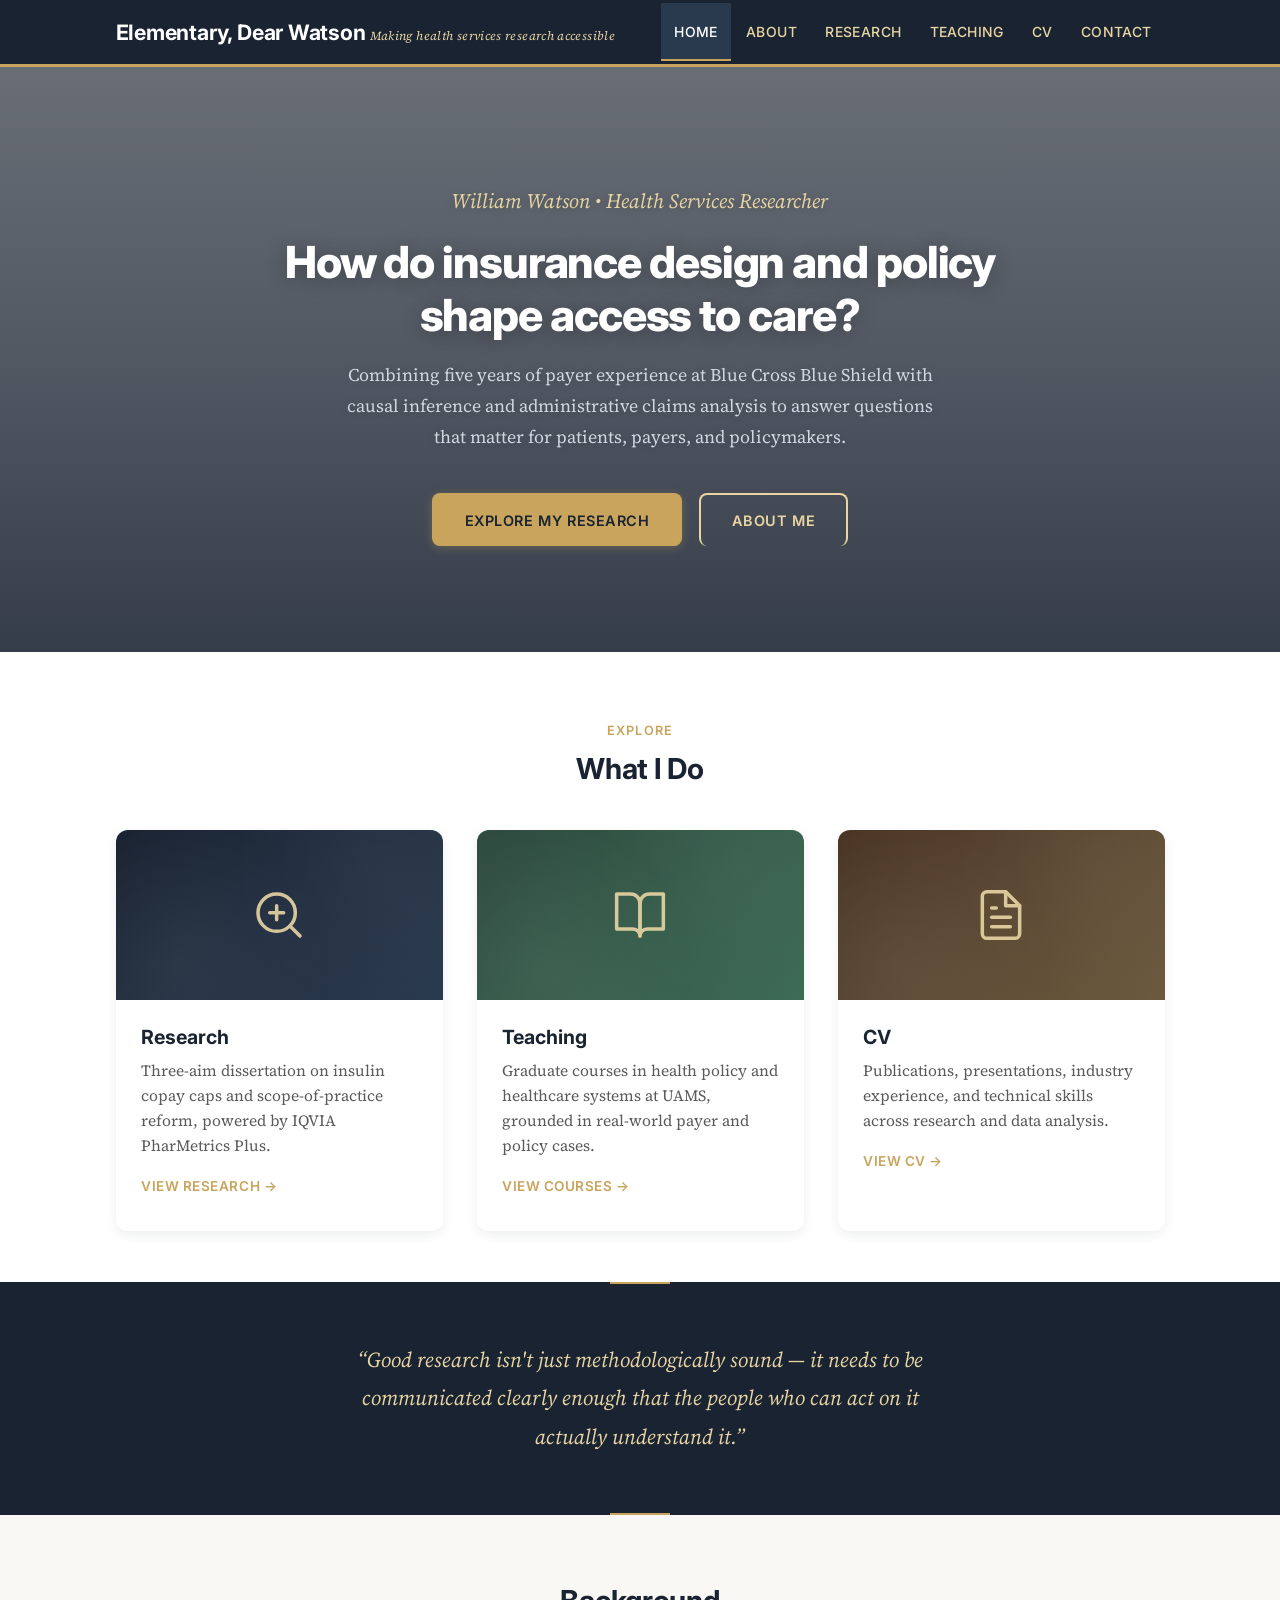
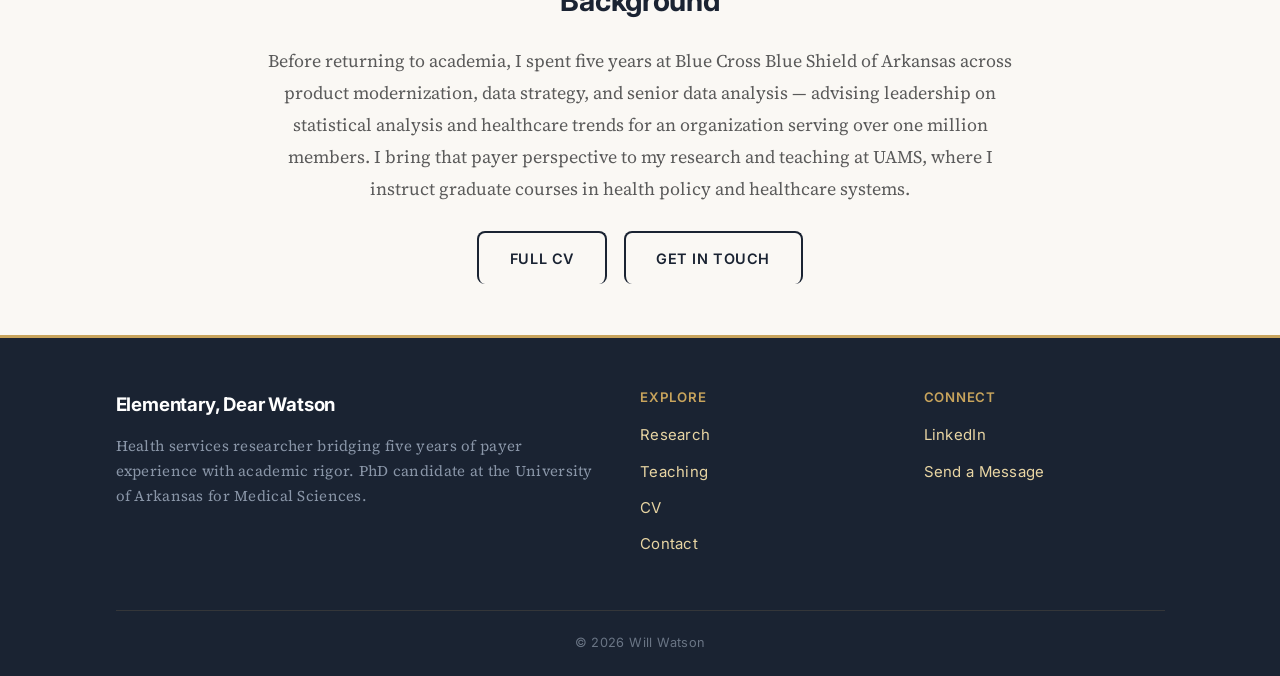
<file: index.html>
<!DOCTYPE html>
<html lang="en">
<head>
  <meta charset="UTF-8">
  <meta name="viewport" content="width=device-width, initial-scale=1.0">
  <meta name="description" content="William Watson — Health services researcher bridging payer experience and academic rigor. PhD candidate at UAMS.">
  <title>Elementary, Dear Watson</title>
  <link rel="icon" href="favicon.svg" type="image/svg+xml">
  <link rel="preconnect" href="https://fonts.googleapis.com">
  <link rel="preconnect" href="https://fonts.gstatic.com" crossorigin>
  <link rel="preconnect" href="https://images.unsplash.com">
  <link href="https://fonts.googleapis.com/css2?family=Inter:wght@400;500;600;700;800&family=Source+Serif+4:ital,wght@0,400;0,600;1,400&display=swap" rel="stylesheet">
  <link rel="stylesheet" href="css/style.css">
</head>
<body>

  <header>
    <div class="container">
      <div class="site-brand">
        <a href="index.html">
          <span class="site-title">Elementary, Dear Watson</span>
          <span class="site-tagline">Making health services research accessible</span>
        </a>
      </div>
      <button class="nav-toggle" aria-label="Toggle navigation" onclick="document.querySelector('nav').classList.toggle('open')">
        <span></span><span></span><span></span>
      </button>
      <nav>
        <a href="index.html" class="active">Home</a>
        <a href="about.html">About</a>
        <a href="research.html">Research</a>
        <a href="teaching.html">Teaching</a>
        <a href="cv.html">CV</a>
        <a href="contact.html">Contact</a>
      </nav>
    </div>
  </header>

  <!-- Full-width hero with library background image -->
  <section class="hero hero-image">
    <div class="container">
      <p class="subtitle">William Watson &bull; Health Services Researcher</p>
      <h1>How do insurance design and policy shape access to care?</h1>
      <p class="hero-desc">
        Combining five years of payer experience at Blue Cross Blue Shield
        with causal inference and administrative claims analysis to answer
        questions that matter for patients, payers, and policymakers.
      </p>
      <div class="cta-row">
        <a href="research.html" class="btn btn-primary">Explore My Research</a>
        <a href="about.html" class="btn btn-outline">About Me</a>
      </div>
    </div>
  </section>

  <!-- Three visual feature cards -->
  <section class="feature-section">
    <div class="container">
      <p class="section-label">Explore</p>
      <h2>What I Do</h2>

      <div class="feature-grid">

        <a href="research.html" class="feature-card feature-research">
          <div class="feature-banner">
            <svg xmlns="http://www.w3.org/2000/svg" viewBox="0 0 24 24" fill="none" stroke="#e8d5a3" stroke-width="1.5" stroke-linecap="round" stroke-linejoin="round">
              <circle cx="11" cy="11" r="8"/><path d="m21 21-4.3-4.3"/>
              <path d="M11 8v6M8 11h6"/>
            </svg>
          </div>
          <div class="feature-body">
            <h3>Research</h3>
            <p>Three-aim dissertation on insulin copay caps and scope-of-practice reform, powered by IQVIA PharMetrics Plus.</p>
            <span class="feature-link">View research &rarr;</span>
          </div>
        </a>

        <a href="teaching.html" class="feature-card feature-teaching">
          <div class="feature-banner">
            <svg xmlns="http://www.w3.org/2000/svg" viewBox="0 0 24 24" fill="none" stroke="#e8d5a3" stroke-width="1.5" stroke-linecap="round" stroke-linejoin="round">
              <path d="M2 3h6a4 4 0 0 1 4 4v14a3 3 0 0 0-3-3H2z"/>
              <path d="M22 3h-6a4 4 0 0 0-4 4v14a3 3 0 0 1 3-3h7z"/>
            </svg>
          </div>
          <div class="feature-body">
            <h3>Teaching</h3>
            <p>Graduate courses in health policy and healthcare systems at UAMS, grounded in real-world payer and policy cases.</p>
            <span class="feature-link">View courses &rarr;</span>
          </div>
        </a>

        <a href="cv.html" class="feature-card feature-cv">
          <div class="feature-banner">
            <svg xmlns="http://www.w3.org/2000/svg" viewBox="0 0 24 24" fill="none" stroke="#e8d5a3" stroke-width="1.5" stroke-linecap="round" stroke-linejoin="round">
              <path d="M14 2H6a2 2 0 0 0-2 2v16a2 2 0 0 0 2 2h12a2 2 0 0 0 2-2V8z"/>
              <polyline points="14 2 14 8 20 8"/>
              <line x1="16" y1="13" x2="8" y2="13"/>
              <line x1="16" y1="17" x2="8" y2="17"/>
              <polyline points="10 9 9 9 8 9"/>
            </svg>
          </div>
          <div class="feature-body">
            <h3>CV</h3>
            <p>Publications, presentations, industry experience, and technical skills across research and data analysis.</p>
            <span class="feature-link">View CV &rarr;</span>
          </div>
        </a>

      </div>
    </div>
  </section>

  <!-- Quote divider -->
  <section class="quote-section">
    <div class="container">
      <blockquote>
        &ldquo;Good research isn't just methodologically sound &mdash; it needs to be
        communicated clearly enough that the people who can act on it
        actually understand it.&rdquo;
      </blockquote>
    </div>
  </section>

  <!-- Background section -->
  <section class="home-about">
    <div class="container">
      <h2>Background</h2>
      <p>
        Before returning to academia, I spent five years at Blue Cross Blue
        Shield of Arkansas across product modernization, data strategy, and
        senior data analysis &mdash; advising leadership on statistical analysis
        and healthcare trends for an organization serving over one million members.
        I bring that payer perspective to my research and teaching at UAMS, where
        I instruct graduate courses in health policy and healthcare systems.
      </p>
      <div class="cta-row">
        <a href="cv.html" class="btn btn-outline-dark">Full CV</a>
        <a href="contact.html" class="btn btn-outline-dark">Get in Touch</a>
      </div>
    </div>
  </section>

  <footer>
    <div class="container">
      <div class="footer-grid">
        <div class="footer-about">
          <span class="footer-brand">Elementary, Dear Watson</span>
          <p>Health services researcher bridging five years of payer experience with academic rigor. PhD candidate at the University of Arkansas for Medical Sciences.</p>
        </div>
        <div class="footer-links">
          <h4>Explore</h4>
          <a href="research.html">Research</a>
          <a href="teaching.html">Teaching</a>
          <a href="cv.html">CV</a>
          <a href="contact.html">Contact</a>
        </div>
        <div class="footer-connect">
          <h4>Connect</h4>
          <a href="https://www.linkedin.com/in/william-watson-hsr" target="_blank" rel="noopener">LinkedIn</a>
          <a href="contact.html">Send a Message</a>
        </div>
      </div>
      <div class="footer-bottom">
        &copy; 2026 Will Watson
      </div>
    </div>
  </footer>

  <script>
    document.addEventListener('DOMContentLoaded', () => {
      document.querySelectorAll('.feature-card, .home-about, .quote-section blockquote').forEach(el => el.classList.add('fade-in'));
      const obs = new IntersectionObserver((entries) => {
        entries.forEach(e => { if (e.isIntersecting) { e.target.classList.add('visible'); obs.unobserve(e.target); } });
      }, { threshold: 0.1, rootMargin: '0px 0px -40px 0px' });
      document.querySelectorAll('.fade-in').forEach(el => obs.observe(el));
    });
  </script>
</body>
</html>
</file>
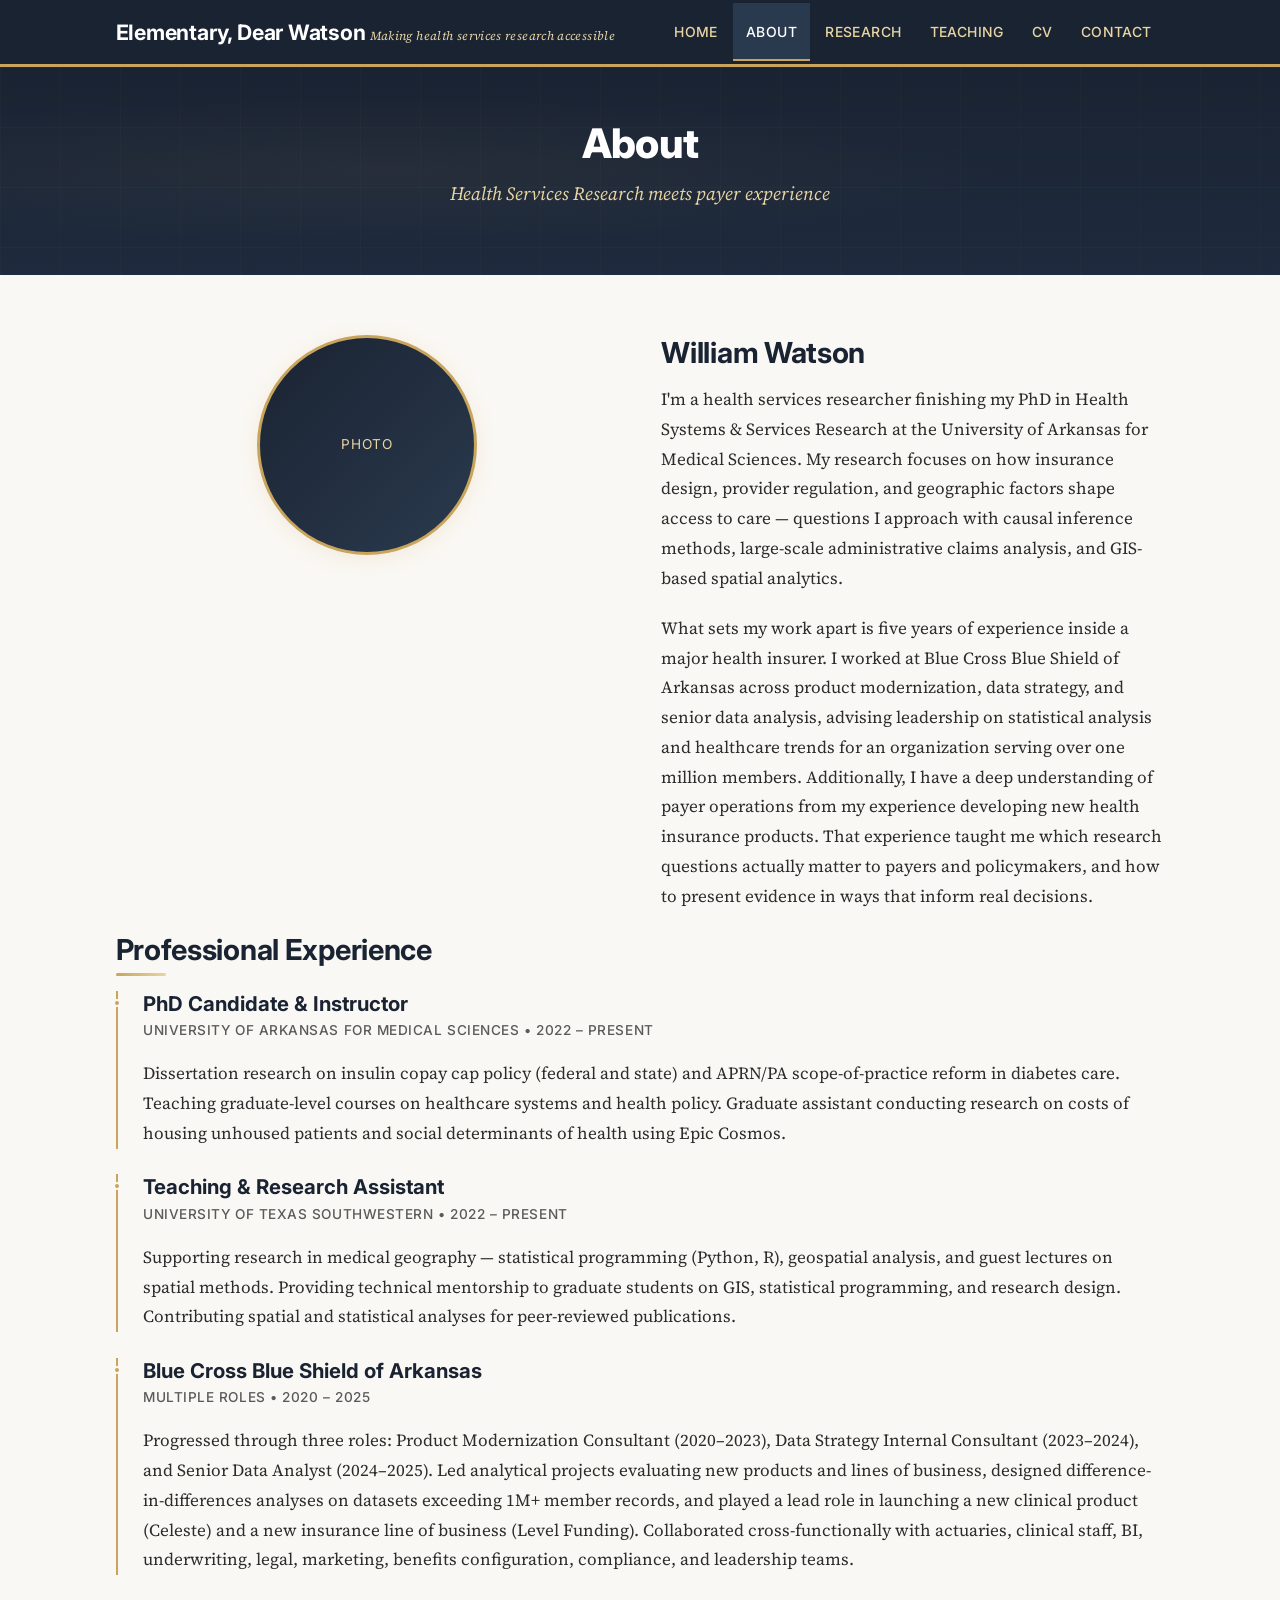
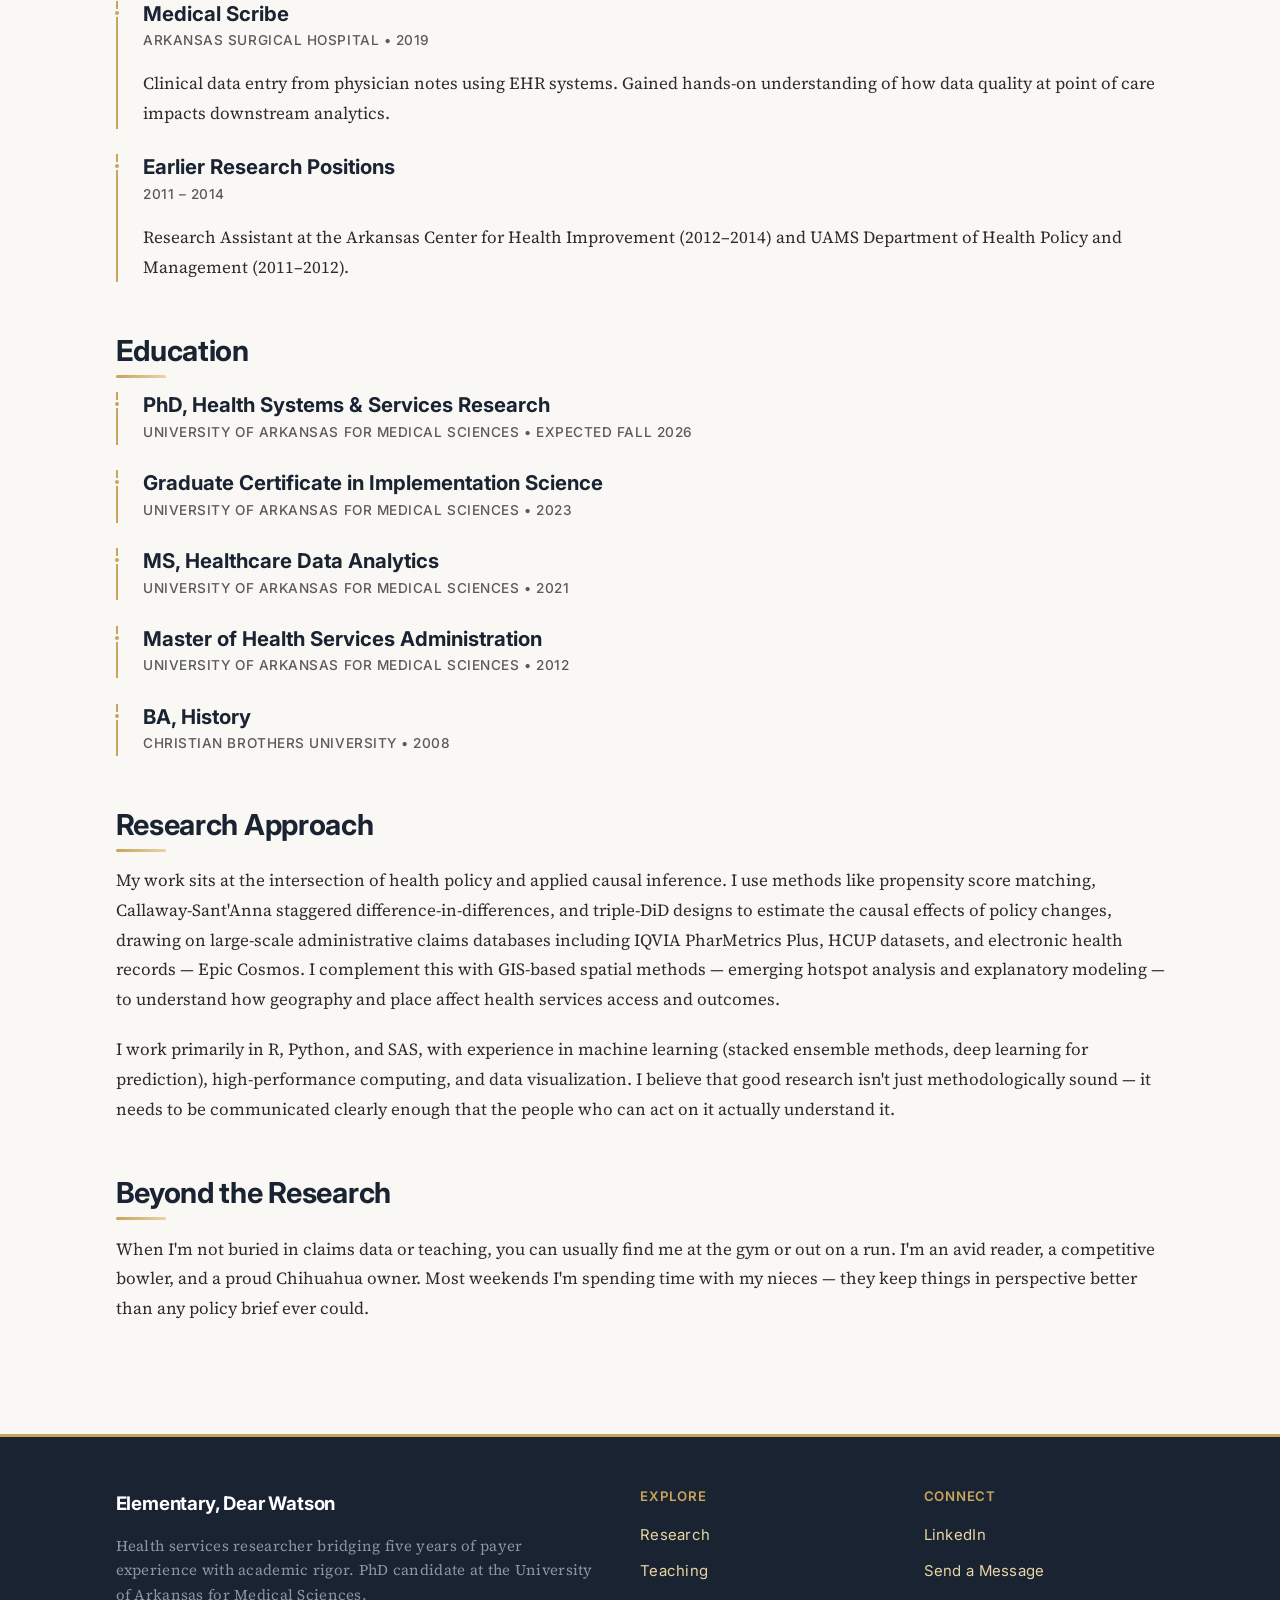
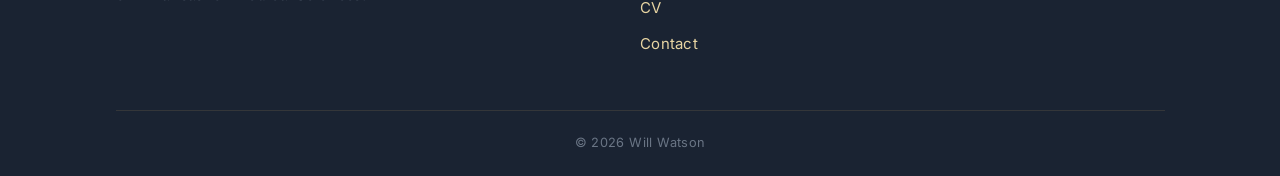
<file: about.html>
<!DOCTYPE html>
<html lang="en">
<head>
  <meta charset="UTF-8">
  <meta name="viewport" content="width=device-width, initial-scale=1.0">
  <meta name="description" content="About Will Watson — Health services researcher with industry experience at Blue Cross Blue Shield and a PhD in Health Systems & Services at UAMS.">
  <title>About — Elementary, Dear Watson</title>
  <link rel="icon" href="favicon.svg" type="image/svg+xml">
  <link rel="preconnect" href="https://fonts.googleapis.com">
  <link rel="preconnect" href="https://fonts.gstatic.com" crossorigin>
  <link href="https://fonts.googleapis.com/css2?family=Inter:wght@400;500;600;700;800&family=Source+Serif+4:ital,wght@0,400;0,600;1,400&display=swap" rel="stylesheet">
  <link rel="stylesheet" href="css/style.css">
</head>
<body>

  <header>
    <div class="container">
      <div class="site-brand">
        <a href="index.html">
          <span class="site-title">Elementary, Dear Watson</span>
          <span class="site-tagline">Making health services research accessible</span>
        </a>
      </div>
      <button class="nav-toggle" aria-label="Toggle navigation" onclick="document.querySelector('nav').classList.toggle('open')">
        <span></span><span></span><span></span>
      </button>
      <nav>
        <a href="index.html">Home</a>
        <a href="about.html" class="active">About</a>
        <a href="research.html">Research</a>
        <a href="teaching.html">Teaching</a>
        <a href="cv.html">CV</a>
        <a href="contact.html">Contact</a>
      </nav>
    </div>
  </header>

  <section class="page-header">
    <div class="container">
      <h1>About</h1>
      <p class="lead">Health Services Research meets payer experience</p>
    </div>
  </section>

  <div class="content">
    <div class="container">

      <div class="two-col">
        <div>
          <div class="photo-placeholder">Photo</div>
        </div>
        <div>
          <h2>William Watson</h2>
          <p>
            I'm a health services researcher finishing my PhD in Health Systems
            &amp; Services Research at the University of Arkansas for Medical Sciences.
            My research focuses on how insurance design, provider regulation,
            and geographic factors shape access to care — questions I approach
            with causal inference methods, large-scale administrative claims
            analysis, and GIS-based spatial analytics.
          </p>
          <p>
            What sets my work apart is five years of experience inside a major
            health insurer. I worked at Blue Cross Blue Shield of Arkansas
            across product modernization, data strategy, and senior data analysis,
            advising leadership on statistical analysis and healthcare trends for
            an organization serving over one million members. Additionally, I have
            a deep understanding of payer operations from my experience developing
            new health insurance products. That experience taught me which research
            questions actually matter to payers and policymakers, and how to
            present evidence in ways that inform real decisions.
          </p>
        </div>
      </div>

      <section>
        <h2>Professional Experience</h2>

        <div class="timeline-item">
          <h3>PhD Candidate &amp; Instructor</h3>
          <p class="dates">University of Arkansas for Medical Sciences &bull; 2022 – Present</p>
          <p>
            Dissertation research on insulin copay cap policy (federal and state)
            and APRN/PA scope-of-practice reform in diabetes care.
            Teaching graduate-level courses on healthcare systems and health
            policy. Graduate assistant conducting research on costs of housing
            unhoused patients and social determinants of health using Epic Cosmos.
          </p>
        </div>

        <div class="timeline-item">
          <h3>Teaching &amp; Research Assistant</h3>
          <p class="dates">University of Texas Southwestern &bull; 2022 – Present</p>
          <p>
            Supporting research in medical geography — statistical programming
            (Python, R), geospatial analysis, and guest lectures on spatial
            methods. Providing technical mentorship to graduate students on GIS,
            statistical programming, and research design. Contributing spatial
            and statistical analyses for peer-reviewed publications.
          </p>
        </div>

        <div class="timeline-item">
          <h3>Blue Cross Blue Shield of Arkansas</h3>
          <p class="dates">Multiple Roles &bull; 2020 – 2025</p>
          <p>
            Progressed through three roles: Product Modernization Consultant
            (2020–2023), Data Strategy Internal Consultant (2023–2024), and
            Senior Data Analyst (2024–2025). Led analytical projects evaluating
            new products and lines of business, designed difference-in-differences
            analyses on datasets exceeding 1M+ member records, and played a
            lead role in launching a new clinical product (Celeste) and a new
            insurance line of business (Level Funding). Collaborated
            cross-functionally with actuaries, clinical staff, BI, underwriting,
            legal, marketing, benefits configuration, compliance, and leadership
            teams.
          </p>
        </div>

        <div class="timeline-item">
          <h3>Medical Scribe</h3>
          <p class="dates">Arkansas Surgical Hospital &bull; 2019</p>
          <p>
            Clinical data entry from physician notes using EHR systems. Gained
            hands-on understanding of how data quality at point of care impacts
            downstream analytics.
          </p>
        </div>

        <div class="timeline-item">
          <h3>Earlier Research Positions</h3>
          <p class="dates">2011 – 2014</p>
          <p>
            Research Assistant at the Arkansas Center for Health Improvement
            (2012–2014) and UAMS Department of Health Policy and Management
            (2011–2012).
          </p>
        </div>
      </section>

      <section>
        <h2>Education</h2>

        <div class="timeline-item">
          <h3>PhD, Health Systems &amp; Services Research</h3>
          <p class="dates">University of Arkansas for Medical Sciences &bull; Expected Fall 2026</p>
        </div>

        <div class="timeline-item">
          <h3>Graduate Certificate in Implementation Science</h3>
          <p class="dates">University of Arkansas for Medical Sciences &bull; 2023</p>
        </div>

        <div class="timeline-item">
          <h3>MS, Healthcare Data Analytics</h3>
          <p class="dates">University of Arkansas for Medical Sciences &bull; 2021</p>
        </div>

        <div class="timeline-item">
          <h3>Master of Health Services Administration</h3>
          <p class="dates">University of Arkansas for Medical Sciences &bull; 2012</p>
        </div>

        <div class="timeline-item">
          <h3>BA, History</h3>
          <p class="dates">Christian Brothers University &bull; 2008</p>
        </div>
      </section>

      <section>
        <h2>Research Approach</h2>
        <p>
          My work sits at the intersection of health policy and applied causal
          inference. I use methods like propensity score matching,
          Callaway-Sant'Anna staggered difference-in-differences, and
          triple-DiD designs to estimate the causal effects of policy changes,
          drawing on large-scale administrative claims databases including
          IQVIA PharMetrics Plus, HCUP datasets, and electronic health
          records — Epic Cosmos. I complement this with GIS-based spatial
          methods — emerging hotspot analysis and explanatory modeling — to
          understand how geography and place affect health services access
          and outcomes.
        </p>
        <p>
          I work primarily in R, Python, and SAS, with experience in machine
          learning (stacked ensemble methods, deep learning for prediction),
          high-performance computing, and data visualization.
          I believe that good research isn't just methodologically sound — it
          needs to be communicated clearly enough that the people who can act
          on it actually understand it.
        </p>
      </section>

      <section>
        <h2>Beyond the Research</h2>
        <p>
          When I'm not buried in claims data or teaching, you can usually find
          me at the gym or out on a run. I'm an avid reader, a competitive
          bowler, and a proud Chihuahua owner. Most weekends I'm spending time
          with my nieces — they keep things in perspective better than any
          policy brief ever could.
        </p>
      </section>

    </div>
  </div>

  <footer>
    <div class="container">
      <div class="footer-grid">
        <div class="footer-about">
          <span class="footer-brand">Elementary, Dear Watson</span>
          <p>Health services researcher bridging five years of payer experience with academic rigor. PhD candidate at the University of Arkansas for Medical Sciences.</p>
        </div>
        <div class="footer-links">
          <h4>Explore</h4>
          <a href="research.html">Research</a>
          <a href="teaching.html">Teaching</a>
          <a href="cv.html">CV</a>
          <a href="contact.html">Contact</a>
        </div>
        <div class="footer-connect">
          <h4>Connect</h4>
          <a href="https://www.linkedin.com/in/william-watson-hsr" target="_blank" rel="noopener">LinkedIn</a>
          <a href="contact.html">Send a Message</a>
        </div>
      </div>
      <div class="footer-bottom">
        &copy; 2026 Will Watson
      </div>
    </div>
  </footer>

  <script>
    document.addEventListener('DOMContentLoaded', () => {
      document.querySelectorAll('.content section, .card, .timeline-item').forEach(el => el.classList.add('fade-in'));
      const obs = new IntersectionObserver((entries) => {
        entries.forEach(e => { if (e.isIntersecting) { e.target.classList.add('visible'); obs.unobserve(e.target); } });
      }, { threshold: 0.1, rootMargin: '0px 0px -40px 0px' });
      document.querySelectorAll('.fade-in').forEach(el => obs.observe(el));
    });
  </script>
</body>
</html>
</file>
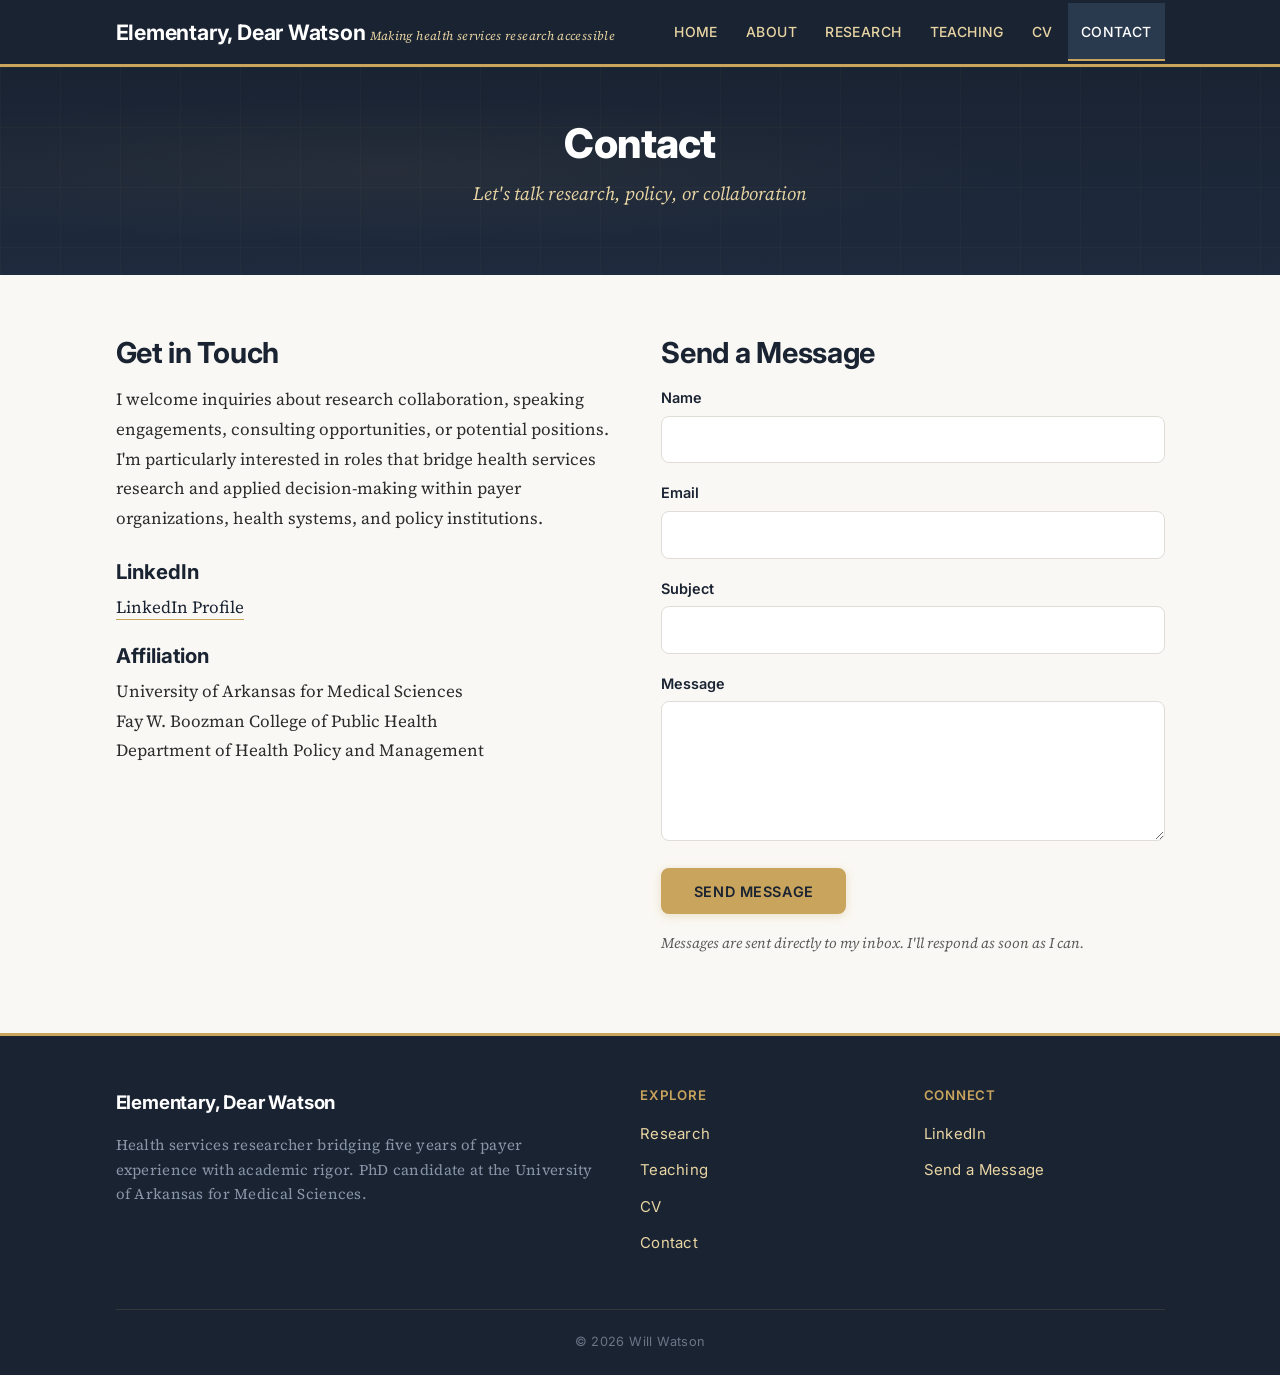
<file: contact.html>
<!DOCTYPE html>
<html lang="en">
<head>
  <meta charset="UTF-8">
  <meta name="viewport" content="width=device-width, initial-scale=1.0">
  <meta name="description" content="Contact Will Watson — Health services researcher available for speaking, consulting, and research collaboration.">
  <title>Contact — Elementary, Dear Watson</title>
  <link rel="icon" href="favicon.svg" type="image/svg+xml">
  <link rel="preconnect" href="https://fonts.googleapis.com">
  <link rel="preconnect" href="https://fonts.gstatic.com" crossorigin>
  <link href="https://fonts.googleapis.com/css2?family=Inter:wght@400;500;600;700;800&family=Source+Serif+4:ital,wght@0,400;0,600;1,400&display=swap" rel="stylesheet">
  <link rel="stylesheet" href="css/style.css">
</head>
<body>

  <header>
    <div class="container">
      <div class="site-brand">
        <a href="index.html">
          <span class="site-title">Elementary, Dear Watson</span>
          <span class="site-tagline">Making health services research accessible</span>
        </a>
      </div>
      <button class="nav-toggle" aria-label="Toggle navigation" onclick="document.querySelector('nav').classList.toggle('open')">
        <span></span><span></span><span></span>
      </button>
      <nav>
        <a href="index.html">Home</a>
        <a href="about.html">About</a>
        <a href="research.html">Research</a>
        <a href="teaching.html">Teaching</a>
        <a href="cv.html">CV</a>
        <a href="contact.html" class="active">Contact</a>
      </nav>
    </div>
  </header>

  <section class="page-header">
    <div class="container">
      <h1>Contact</h1>
      <p class="lead">Let's talk research, policy, or collaboration</p>
    </div>
  </section>

  <div class="content">
    <div class="container">

      <div class="two-col">

        <div>
          <h2>Get in Touch</h2>
          <p>
            I welcome inquiries about research collaboration, speaking
            engagements, consulting opportunities, or potential positions.
            I'm particularly interested in roles that bridge health services
            research and applied decision-making within payer organizations,
            health systems, and policy institutions.
          </p>

          <div style="margin-top: 1.5rem;">
            <h3>LinkedIn</h3>
            <p><a href="https://www.linkedin.com/in/william-watson-hsr" target="_blank" rel="noopener">LinkedIn Profile</a></p>

            <h3>Affiliation</h3>
            <p>
              University of Arkansas for Medical Sciences<br>
              Fay W. Boozman College of Public Health<br>
              Department of Health Policy and Management
            </p>
          </div>
        </div>

        <div>
          <h2>Send a Message</h2>
          <form class="contact-form" action="https://formspree.io/f/mvzvldnn" method="POST">
            <label for="name">Name</label>
            <input type="text" id="name" name="name" required>

            <label for="email">Email</label>
            <input type="email" id="email" name="email" required>

            <label for="subject">Subject</label>
            <input type="text" id="subject" name="subject">

            <label for="message">Message</label>
            <textarea id="message" name="message" required></textarea>

            <button type="submit" class="btn btn-primary">Send Message</button>
          </form>
          <p style="margin-top: 1rem; font-size: 0.85rem; color: var(--text-light); font-style: italic;">
            Messages are sent directly to my inbox. I'll respond as soon as I can.
          </p>
        </div>

      </div>

    </div>
  </div>

  <footer>
    <div class="container">
      <div class="footer-grid">
        <div class="footer-about">
          <span class="footer-brand">Elementary, Dear Watson</span>
          <p>Health services researcher bridging five years of payer experience with academic rigor. PhD candidate at the University of Arkansas for Medical Sciences.</p>
        </div>
        <div class="footer-links">
          <h4>Explore</h4>
          <a href="research.html">Research</a>
          <a href="teaching.html">Teaching</a>
          <a href="cv.html">CV</a>
          <a href="contact.html">Contact</a>
        </div>
        <div class="footer-connect">
          <h4>Connect</h4>
          <a href="https://www.linkedin.com/in/william-watson-hsr" target="_blank" rel="noopener">LinkedIn</a>
          <a href="contact.html">Send a Message</a>
        </div>
      </div>
      <div class="footer-bottom">
        &copy; 2026 Will Watson
      </div>
    </div>
  </footer>

  <script>
    document.addEventListener('DOMContentLoaded', () => {
      document.querySelectorAll('.content section, .card, .timeline-item').forEach(el => el.classList.add('fade-in'));
      const obs = new IntersectionObserver((entries) => {
        entries.forEach(e => { if (e.isIntersecting) { e.target.classList.add('visible'); obs.unobserve(e.target); } });
      }, { threshold: 0.1, rootMargin: '0px 0px -40px 0px' });
      document.querySelectorAll('.fade-in').forEach(el => obs.observe(el));
    });
  </script>
</body>
</html>
</file>
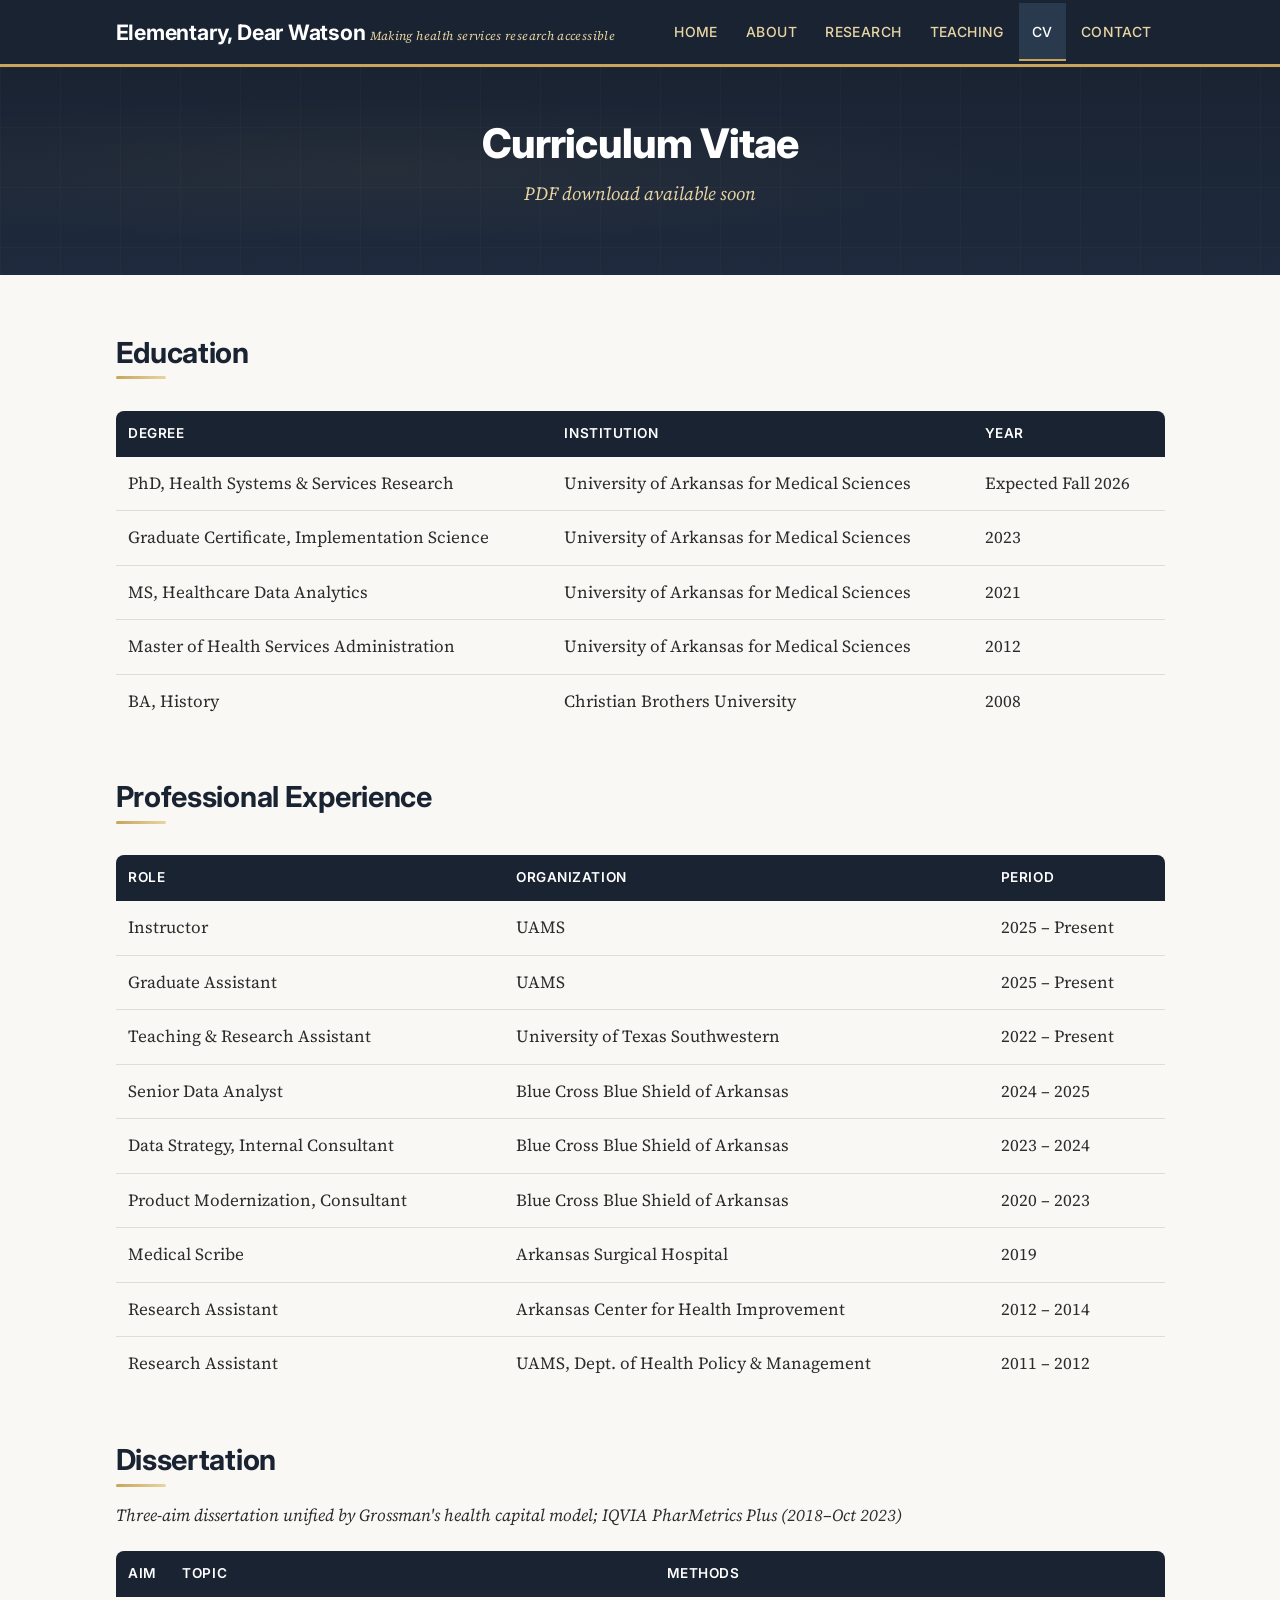
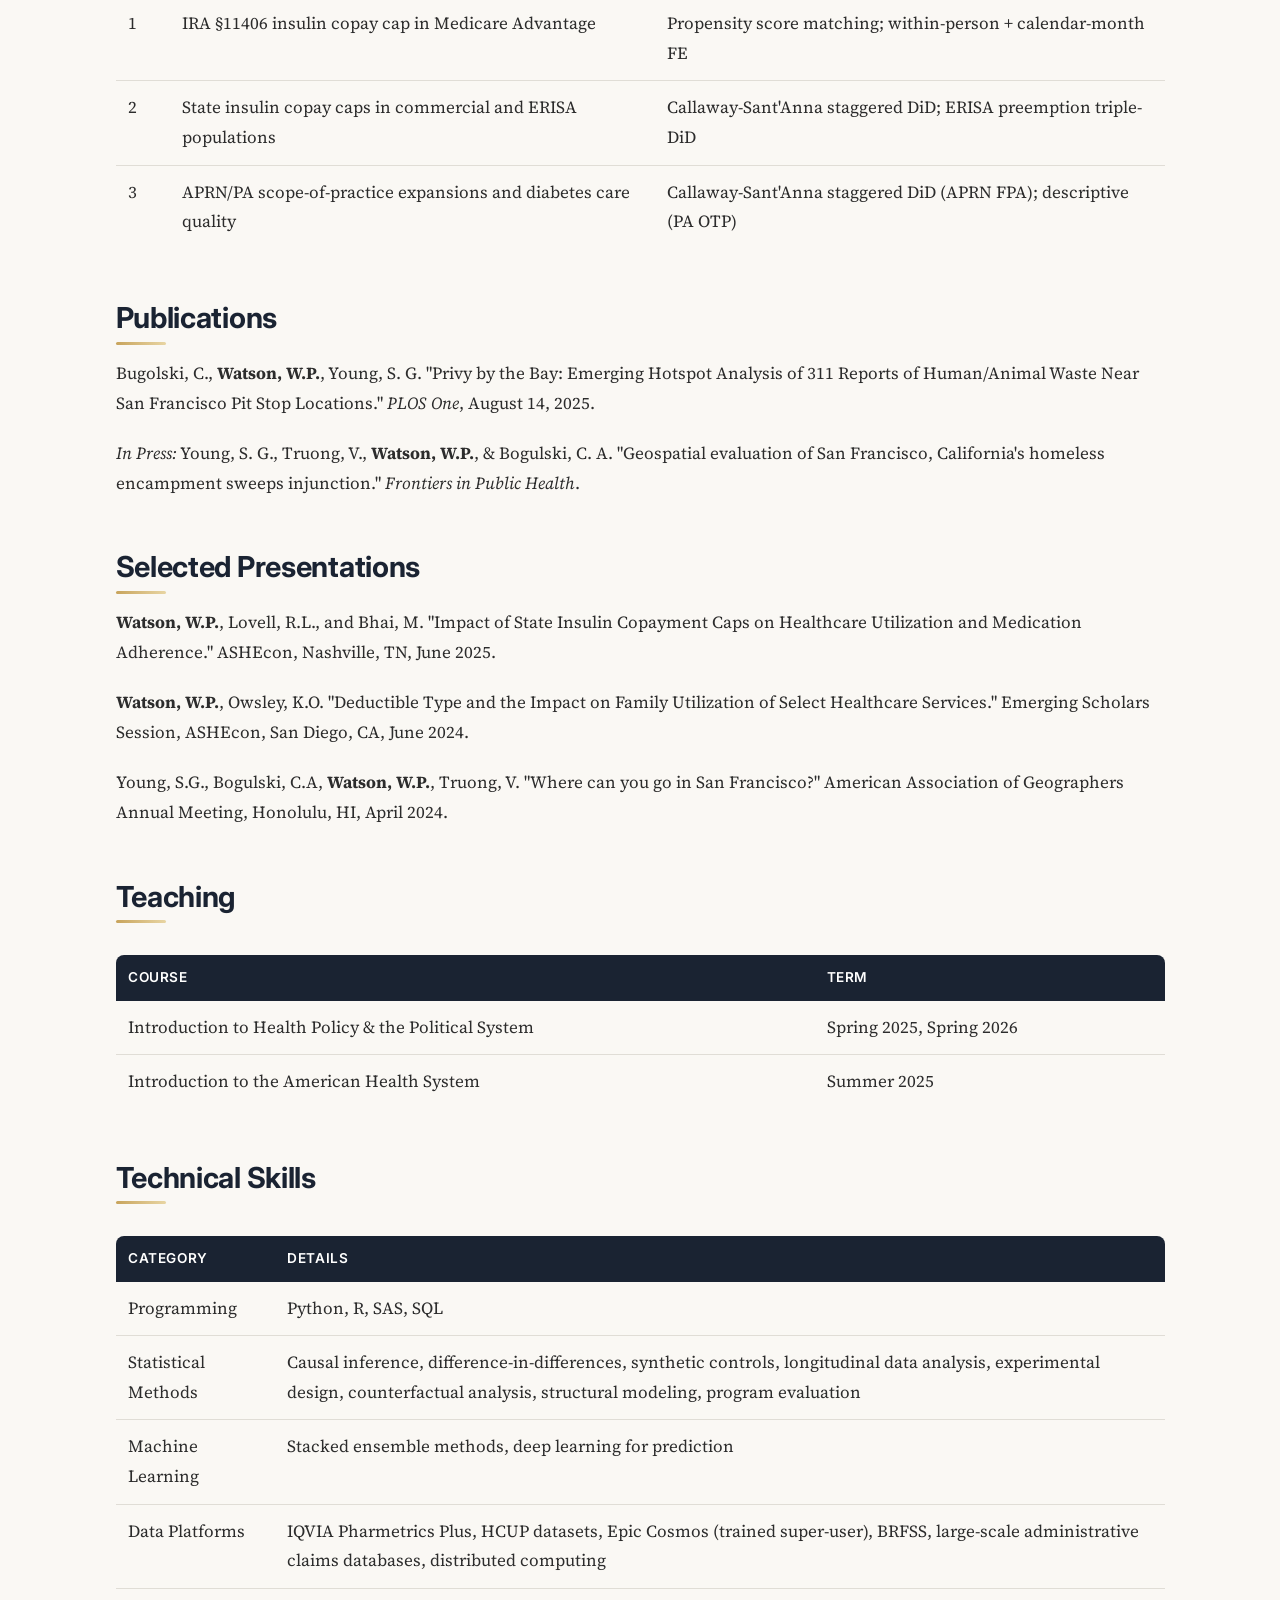
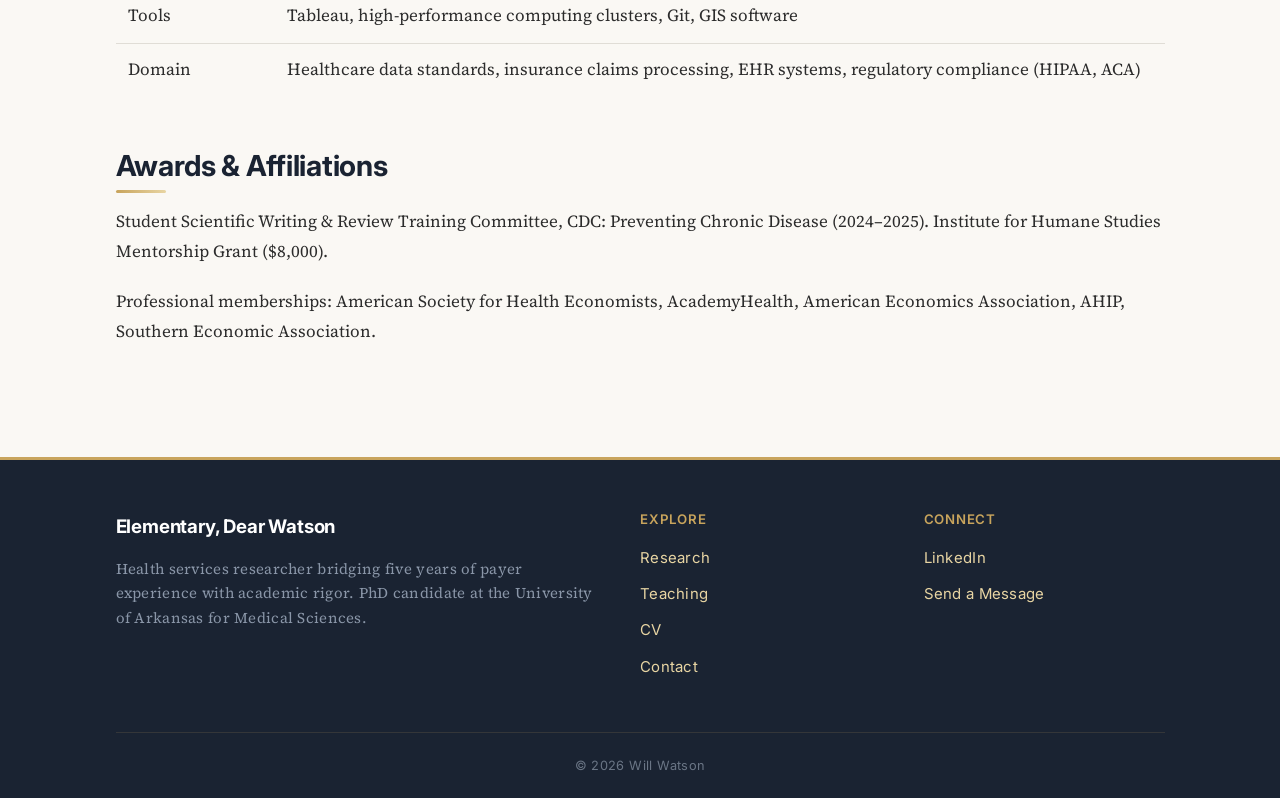
<file: cv.html>
<!DOCTYPE html>
<html lang="en">
<head>
  <meta charset="UTF-8">
  <meta name="viewport" content="width=device-width, initial-scale=1.0">
  <meta name="description" content="CV — Will Watson, PhD Candidate in Health Systems & Services at UAMS.">
  <title>CV — Elementary, Dear Watson</title>
  <link rel="icon" href="favicon.svg" type="image/svg+xml">
  <link rel="preconnect" href="https://fonts.googleapis.com">
  <link rel="preconnect" href="https://fonts.gstatic.com" crossorigin>
  <link href="https://fonts.googleapis.com/css2?family=Inter:wght@400;500;600;700;800&family=Source+Serif+4:ital,wght@0,400;0,600;1,400&display=swap" rel="stylesheet">
  <link rel="stylesheet" href="css/style.css">
</head>
<body>

  <header>
    <div class="container">
      <div class="site-brand">
        <a href="index.html">
          <span class="site-title">Elementary, Dear Watson</span>
          <span class="site-tagline">Making health services research accessible</span>
        </a>
      </div>
      <button class="nav-toggle" aria-label="Toggle navigation" onclick="document.querySelector('nav').classList.toggle('open')">
        <span></span><span></span><span></span>
      </button>
      <nav>
        <a href="index.html">Home</a>
        <a href="about.html">About</a>
        <a href="research.html">Research</a>
        <a href="teaching.html">Teaching</a>
        <a href="cv.html" class="active">CV</a>
        <a href="contact.html">Contact</a>
      </nav>
    </div>
  </header>

  <section class="page-header">
    <div class="container">
      <h1>Curriculum Vitae</h1>
      <p class="lead">
        <!-- <a href="watson_cv.pdf" class="btn btn-outline" style="margin-top:0.5rem;" target="_blank">Download PDF</a> -->
        PDF download available soon
      </p>
    </div>
  </section>

  <div class="content">
    <div class="container">

      <section>
        <h2>Education</h2>
        <table class="cv-table">
          <thead>
            <tr><th>Degree</th><th>Institution</th><th>Year</th></tr>
          </thead>
          <tbody>
            <tr>
              <td>PhD, Health Systems &amp; Services Research</td>
              <td>University of Arkansas for Medical Sciences</td>
              <td>Expected Fall 2026</td>
            </tr>
            <tr>
              <td>Graduate Certificate, Implementation Science</td>
              <td>University of Arkansas for Medical Sciences</td>
              <td>2023</td>
            </tr>
            <tr>
              <td>MS, Healthcare Data Analytics</td>
              <td>University of Arkansas for Medical Sciences</td>
              <td>2021</td>
            </tr>
            <tr>
              <td>Master of Health Services Administration</td>
              <td>University of Arkansas for Medical Sciences</td>
              <td>2012</td>
            </tr>
            <tr>
              <td>BA, History</td>
              <td>Christian Brothers University</td>
              <td>2008</td>
            </tr>
          </tbody>
        </table>
      </section>

      <section>
        <h2>Professional Experience</h2>
        <table class="cv-table">
          <thead>
            <tr><th>Role</th><th>Organization</th><th>Period</th></tr>
          </thead>
          <tbody>
            <tr>
              <td>Instructor</td>
              <td>UAMS</td>
              <td>2025 – Present</td>
            </tr>
            <tr>
              <td>Graduate Assistant</td>
              <td>UAMS</td>
              <td>2025 – Present</td>
            </tr>
            <tr>
              <td>Teaching &amp; Research Assistant</td>
              <td>University of Texas Southwestern</td>
              <td>2022 – Present</td>
            </tr>
            <tr>
              <td>Senior Data Analyst</td>
              <td>Blue Cross Blue Shield of Arkansas</td>
              <td>2024 – 2025</td>
            </tr>
            <tr>
              <td>Data Strategy, Internal Consultant</td>
              <td>Blue Cross Blue Shield of Arkansas</td>
              <td>2023 – 2024</td>
            </tr>
            <tr>
              <td>Product Modernization, Consultant</td>
              <td>Blue Cross Blue Shield of Arkansas</td>
              <td>2020 – 2023</td>
            </tr>
            <tr>
              <td>Medical Scribe</td>
              <td>Arkansas Surgical Hospital</td>
              <td>2019</td>
            </tr>
            <tr>
              <td>Research Assistant</td>
              <td>Arkansas Center for Health Improvement</td>
              <td>2012 – 2014</td>
            </tr>
            <tr>
              <td>Research Assistant</td>
              <td>UAMS, Dept. of Health Policy &amp; Management</td>
              <td>2011 – 2012</td>
            </tr>
          </tbody>
        </table>
      </section>

      <section>
        <h2>Dissertation</h2>
        <p><em>Three-aim dissertation unified by Grossman's health capital model; IQVIA PharMetrics Plus (2018–Oct 2023)</em></p>
        <table class="cv-table">
          <thead>
            <tr><th>Aim</th><th>Topic</th><th>Methods</th></tr>
          </thead>
          <tbody>
            <tr>
              <td>1</td>
              <td>IRA &sect;11406 insulin copay cap in Medicare Advantage</td>
              <td>Propensity score matching; within-person + calendar-month FE</td>
            </tr>
            <tr>
              <td>2</td>
              <td>State insulin copay caps in commercial and ERISA populations</td>
              <td>Callaway-Sant'Anna staggered DiD; ERISA preemption triple-DiD</td>
            </tr>
            <tr>
              <td>3</td>
              <td>APRN/PA scope-of-practice expansions and diabetes care quality</td>
              <td>Callaway-Sant'Anna staggered DiD (APRN FPA); descriptive (PA OTP)</td>
            </tr>
          </tbody>
        </table>
      </section>

      <section>
        <h2>Publications</h2>
        <p>
          Bugolski, C., <strong>Watson, W.P.</strong>, Young, S. G. "Privy by
          the Bay: Emerging Hotspot Analysis of 311 Reports of Human/Animal
          Waste Near San Francisco Pit Stop Locations." <em>PLOS One</em>,
          August 14, 2025.
        </p>
        <p>
          <em>In Press:</em> Young, S. G., Truong, V., <strong>Watson,
          W.P.</strong>, &amp; Bogulski, C. A. "Geospatial evaluation of San
          Francisco, California's homeless encampment sweeps injunction."
          <em>Frontiers in Public Health</em>.
        </p>
      </section>

      <section>
        <h2>Selected Presentations</h2>
        <p>
          <strong>Watson, W.P.</strong>, Lovell, R.L., and Bhai, M. "Impact
          of State Insulin Copayment Caps on Healthcare Utilization and
          Medication Adherence." ASHEcon, Nashville, TN, June 2025.
        </p>
        <p>
          <strong>Watson, W.P.</strong>, Owsley, K.O. "Deductible Type and
          the Impact on Family Utilization of Select Healthcare Services."
          Emerging Scholars Session, ASHEcon, San Diego, CA, June 2024.
        </p>
        <p>
          Young, S.G., Bogulski, C.A, <strong>Watson, W.P.</strong>,
          Truong, V. "Where can you go in San Francisco?" American
          Association of Geographers Annual Meeting, Honolulu, HI, April 2024.
        </p>
      </section>

      <section>
        <h2>Teaching</h2>
        <table class="cv-table">
          <thead>
            <tr><th>Course</th><th>Term</th></tr>
          </thead>
          <tbody>
            <tr>
              <td>Introduction to Health Policy &amp; the Political System</td>
              <td>Spring 2025, Spring 2026</td>
            </tr>
            <tr>
              <td>Introduction to the American Health System</td>
              <td>Summer 2025</td>
            </tr>
          </tbody>
        </table>
      </section>

      <section>
        <h2>Technical Skills</h2>
        <table class="cv-table">
          <thead>
            <tr><th>Category</th><th>Details</th></tr>
          </thead>
          <tbody>
            <tr>
              <td>Programming</td>
              <td>Python, R, SAS, SQL</td>
            </tr>
            <tr>
              <td>Statistical Methods</td>
              <td>Causal inference, difference-in-differences, synthetic controls, longitudinal data analysis, experimental design, counterfactual analysis, structural modeling, program evaluation</td>
            </tr>
            <tr>
              <td>Machine Learning</td>
              <td>Stacked ensemble methods, deep learning for prediction</td>
            </tr>
            <tr>
              <td>Data Platforms</td>
              <td>IQVIA Pharmetrics Plus, HCUP datasets, Epic Cosmos (trained super-user), BRFSS, large-scale administrative claims databases, distributed computing</td>
            </tr>
            <tr>
              <td>Tools</td>
              <td>Tableau, high-performance computing clusters, Git, GIS software</td>
            </tr>
            <tr>
              <td>Domain</td>
              <td>Healthcare data standards, insurance claims processing, EHR systems, regulatory compliance (HIPAA, ACA)</td>
            </tr>
          </tbody>
        </table>
      </section>

      <section>
        <h2>Awards &amp; Affiliations</h2>
        <p>
          Student Scientific Writing &amp; Review Training Committee, CDC:
          Preventing Chronic Disease (2024–2025). Institute for Humane Studies
          Mentorship Grant ($8,000).
        </p>
        <p>
          Professional memberships: American Society for Health Economists,
          AcademyHealth, American Economics Association, AHIP, Southern
          Economic Association.
        </p>
      </section>

    </div>
  </div>

  <footer>
    <div class="container">
      <div class="footer-grid">
        <div class="footer-about">
          <span class="footer-brand">Elementary, Dear Watson</span>
          <p>Health services researcher bridging five years of payer experience with academic rigor. PhD candidate at the University of Arkansas for Medical Sciences.</p>
        </div>
        <div class="footer-links">
          <h4>Explore</h4>
          <a href="research.html">Research</a>
          <a href="teaching.html">Teaching</a>
          <a href="cv.html">CV</a>
          <a href="contact.html">Contact</a>
        </div>
        <div class="footer-connect">
          <h4>Connect</h4>
          <a href="https://www.linkedin.com/in/william-watson-hsr" target="_blank" rel="noopener">LinkedIn</a>
          <a href="contact.html">Send a Message</a>
        </div>
      </div>
      <div class="footer-bottom">
        &copy; 2026 Will Watson
      </div>
    </div>
  </footer>

  <script>
    document.addEventListener('DOMContentLoaded', () => {
      document.querySelectorAll('.content section, .card, .timeline-item').forEach(el => el.classList.add('fade-in'));
      const obs = new IntersectionObserver((entries) => {
        entries.forEach(e => { if (e.isIntersecting) { e.target.classList.add('visible'); obs.unobserve(e.target); } });
      }, { threshold: 0.1, rootMargin: '0px 0px -40px 0px' });
      document.querySelectorAll('.fade-in').forEach(el => obs.observe(el));
    });
  </script>
</body>
</html>
</file>
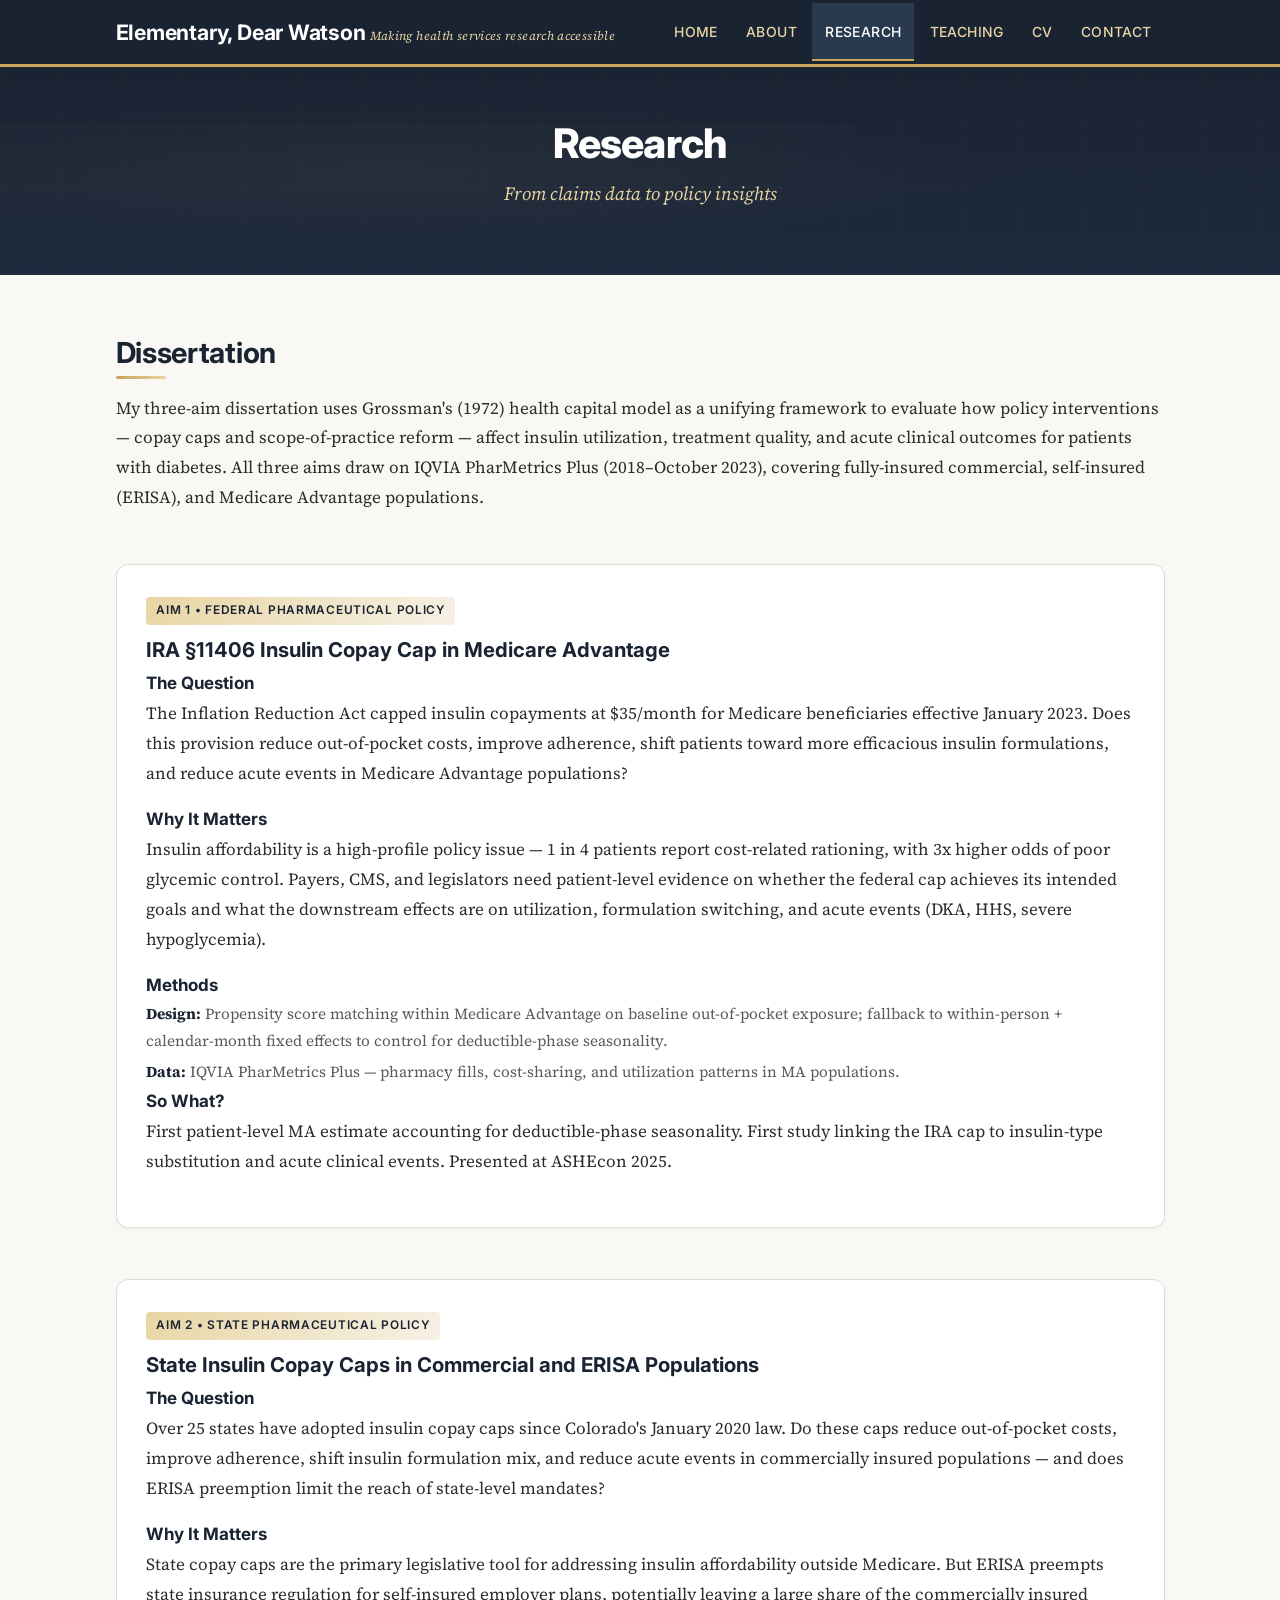
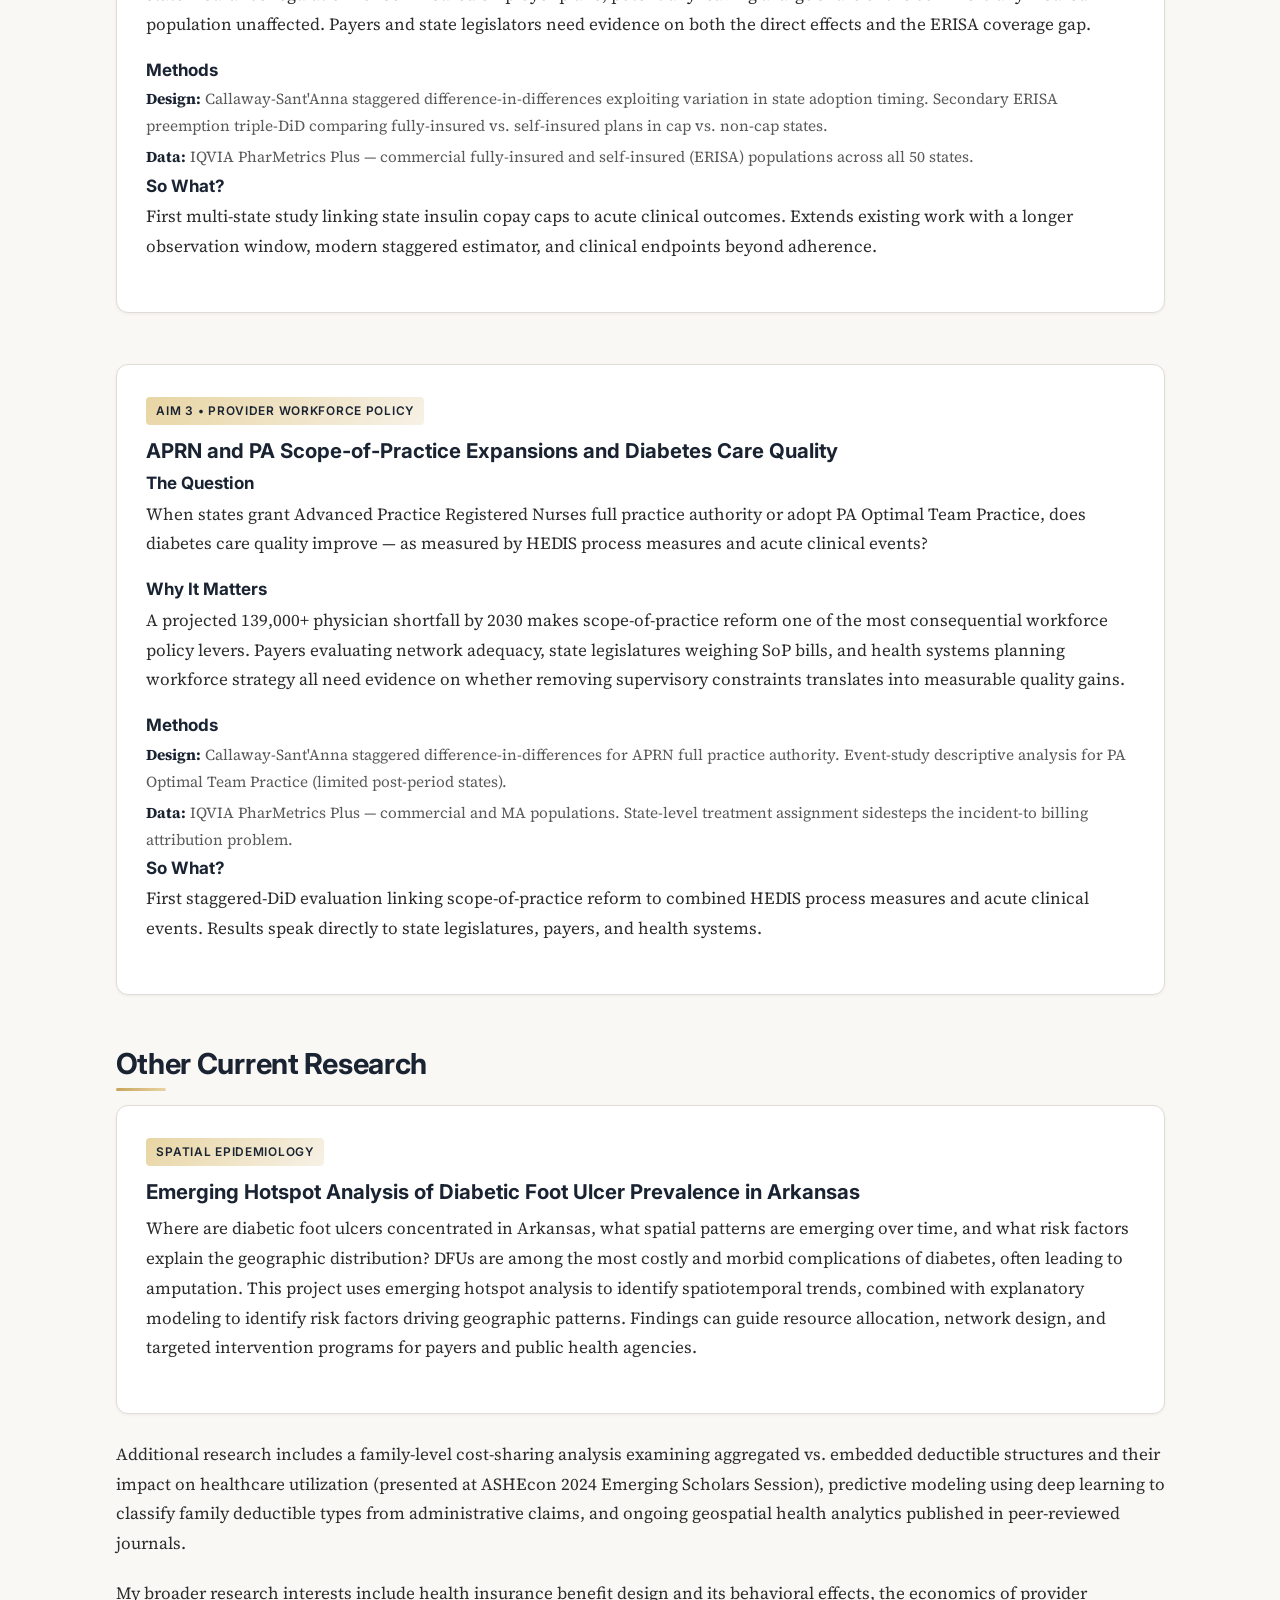
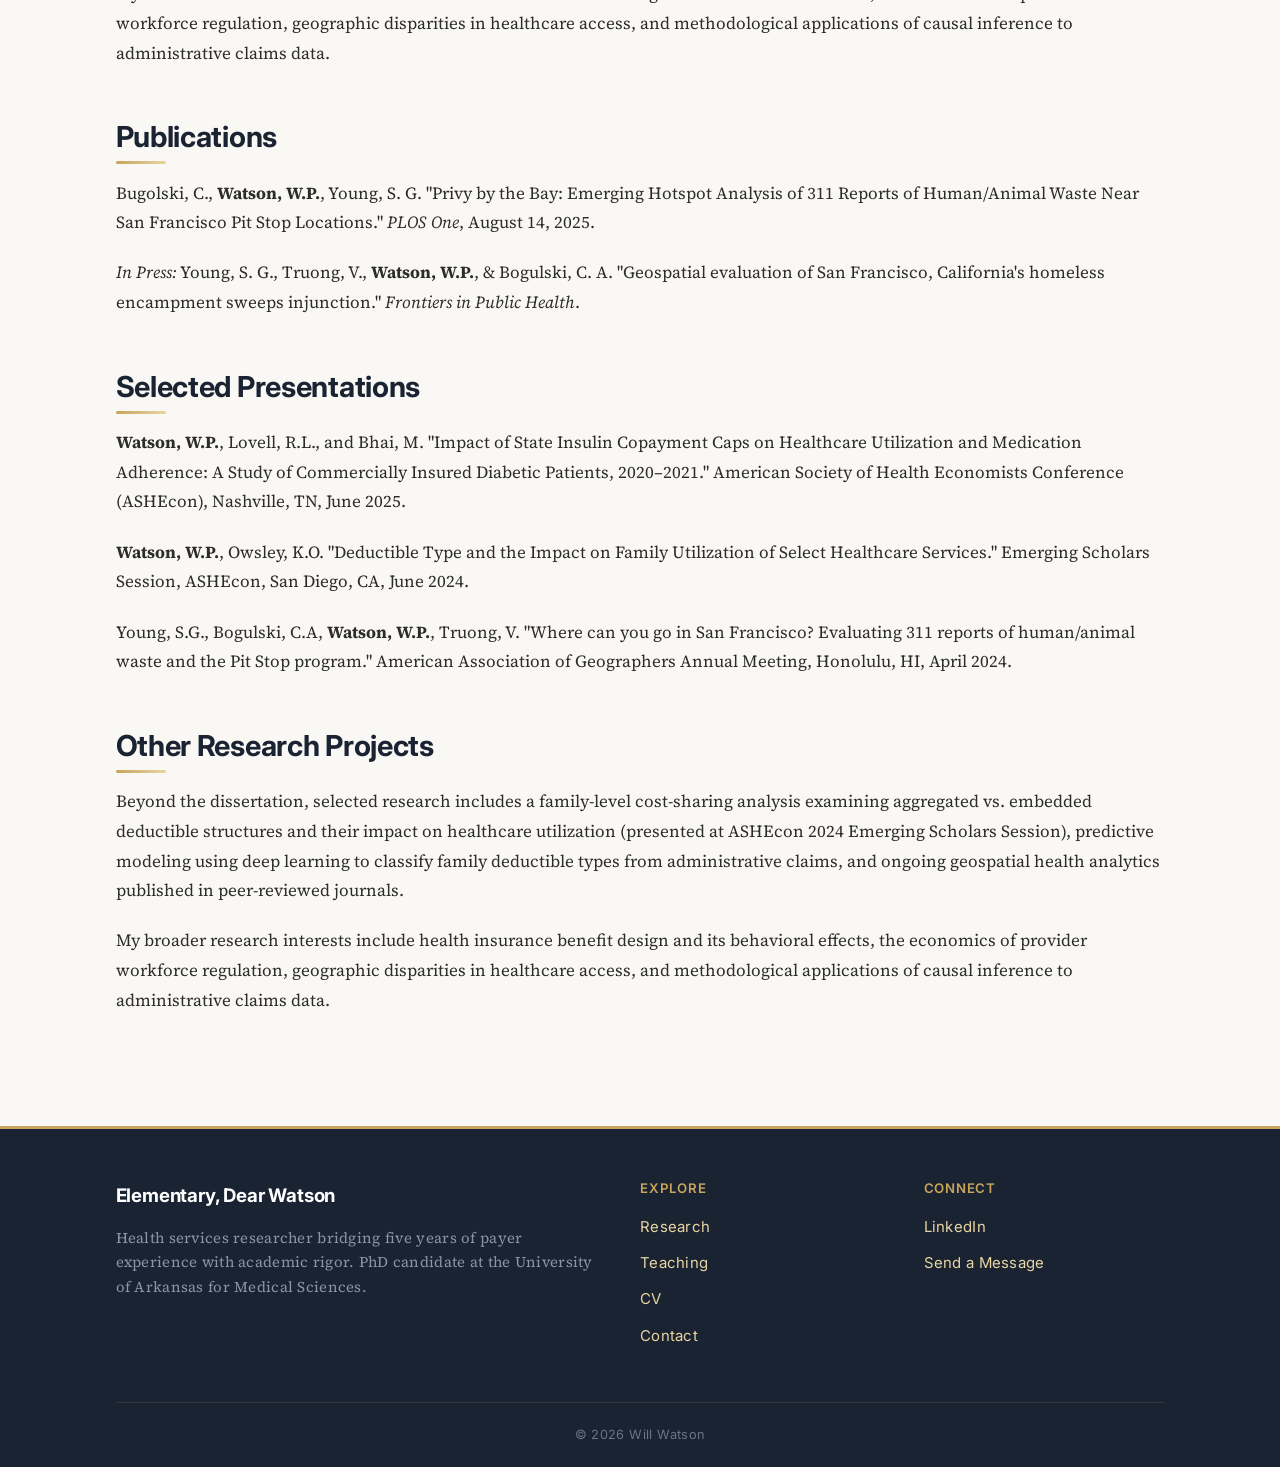
<file: research.html>
<!DOCTYPE html>
<html lang="en">
<head>
  <meta charset="UTF-8">
  <meta name="viewport" content="width=device-width, initial-scale=1.0">
  <meta name="description" content="Research by Will Watson — insulin copay cap policy, scope-of-practice reform, and diabetes care quality using causal inference and administrative claims data.">
  <title>Research — Elementary, Dear Watson</title>
  <link rel="icon" href="favicon.svg" type="image/svg+xml">
  <link rel="preconnect" href="https://fonts.googleapis.com">
  <link rel="preconnect" href="https://fonts.gstatic.com" crossorigin>
  <link href="https://fonts.googleapis.com/css2?family=Inter:wght@400;500;600;700;800&family=Source+Serif+4:ital,wght@0,400;0,600;1,400&display=swap" rel="stylesheet">
  <link rel="stylesheet" href="css/style.css">
</head>
<body>

  <header>
    <div class="container">
      <div class="site-brand">
        <a href="index.html">
          <span class="site-title">Elementary, Dear Watson</span>
          <span class="site-tagline">Making health services research accessible</span>
        </a>
      </div>
      <button class="nav-toggle" aria-label="Toggle navigation" onclick="document.querySelector('nav').classList.toggle('open')">
        <span></span><span></span><span></span>
      </button>
      <nav>
        <a href="index.html">Home</a>
        <a href="about.html">About</a>
        <a href="research.html" class="active">Research</a>
        <a href="teaching.html">Teaching</a>
        <a href="cv.html">CV</a>
        <a href="contact.html">Contact</a>
      </nav>
    </div>
  </header>

  <section class="page-header">
    <div class="container">
      <h1>Research</h1>
      <p class="lead">From claims data to policy insights</p>
    </div>
  </section>

  <div class="content">
    <div class="container">

      <section>
        <h2>Dissertation</h2>
        <p>
          My three-aim dissertation uses Grossman's (1972) health capital model
          as a unifying framework to evaluate how policy interventions — copay
          caps and scope-of-practice reform — affect insulin utilization,
          treatment quality, and acute clinical outcomes for patients with
          diabetes. All three aims draw on IQVIA PharMetrics Plus (2018–October
          2023), covering fully-insured commercial, self-insured (ERISA), and
          Medicare Advantage populations.
        </p>
      </section>

      <!-- Aim 1 -->
      <section id="aim1">
        <div class="card">
          <span class="tag">Aim 1 &bull; Federal Pharmaceutical Policy</span>
          <h3>IRA &sect;11406 Insulin Copay Cap in Medicare Advantage</h3>

          <h4>The Question</h4>
          <p>
            The Inflation Reduction Act capped insulin copayments at $35/month
            for Medicare beneficiaries effective January 2023. Does this
            provision reduce out-of-pocket costs, improve adherence, shift
            patients toward more efficacious insulin formulations, and reduce
            acute events in Medicare Advantage populations?
          </p>

          <h4>Why It Matters</h4>
          <p>
            Insulin affordability is a high-profile policy issue — 1 in 4
            patients report cost-related rationing, with 3x higher odds of
            poor glycemic control. Payers, CMS, and legislators need
            patient-level evidence on whether the federal cap achieves its
            intended goals and what the downstream effects are on utilization,
            formulation switching, and acute events (DKA, HHS, severe
            hypoglycemia).
          </p>

          <h4>Methods</h4>
          <p class="methods">
            <strong>Design:</strong> Propensity score matching within Medicare
            Advantage on baseline out-of-pocket exposure; fallback to
            within-person + calendar-month fixed effects to control for
            deductible-phase seasonality.
          </p>
          <p class="data">
            <strong>Data:</strong> IQVIA PharMetrics Plus — pharmacy fills,
            cost-sharing, and utilization patterns in MA populations.
          </p>

          <h4>So What?</h4>
          <p>
            First patient-level MA estimate accounting for deductible-phase
            seasonality. First study linking the IRA cap to insulin-type
            substitution and acute clinical events. Presented at ASHEcon 2025.
          </p>
        </div>
      </section>

      <!-- Aim 2 -->
      <section id="aim2">
        <div class="card">
          <span class="tag">Aim 2 &bull; State Pharmaceutical Policy</span>
          <h3>State Insulin Copay Caps in Commercial and ERISA Populations</h3>

          <h4>The Question</h4>
          <p>
            Over 25 states have adopted insulin copay caps since Colorado's
            January 2020 law. Do these caps reduce out-of-pocket costs, improve
            adherence, shift insulin formulation mix, and reduce acute events
            in commercially insured populations — and does ERISA preemption
            limit the reach of state-level mandates?
          </p>

          <h4>Why It Matters</h4>
          <p>
            State copay caps are the primary legislative tool for addressing
            insulin affordability outside Medicare. But ERISA preempts state
            insurance regulation for self-insured employer plans, potentially
            leaving a large share of the commercially insured population
            unaffected. Payers and state legislators need evidence on both the
            direct effects and the ERISA coverage gap.
          </p>

          <h4>Methods</h4>
          <p class="methods">
            <strong>Design:</strong> Callaway-Sant'Anna staggered
            difference-in-differences exploiting variation in state adoption
            timing. Secondary ERISA preemption triple-DiD comparing fully-insured
            vs. self-insured plans in cap vs. non-cap states.
          </p>
          <p class="data">
            <strong>Data:</strong> IQVIA PharMetrics Plus — commercial
            fully-insured and self-insured (ERISA) populations across all
            50 states.
          </p>

          <h4>So What?</h4>
          <p>
            First multi-state study linking state insulin copay caps to acute
            clinical outcomes. Extends existing work with a longer observation
            window, modern staggered estimator, and clinical endpoints beyond
            adherence.
          </p>
        </div>
      </section>

      <!-- Aim 3 -->
      <section id="aim3">
        <div class="card">
          <span class="tag">Aim 3 &bull; Provider Workforce Policy</span>
          <h3>APRN and PA Scope-of-Practice Expansions and Diabetes Care Quality</h3>

          <h4>The Question</h4>
          <p>
            When states grant Advanced Practice Registered Nurses full practice
            authority or adopt PA Optimal Team Practice, does diabetes care
            quality improve — as measured by HEDIS process measures and acute
            clinical events?
          </p>

          <h4>Why It Matters</h4>
          <p>
            A projected 139,000+ physician shortfall by 2030 makes
            scope-of-practice reform one of the most consequential workforce
            policy levers. Payers evaluating network adequacy, state
            legislatures weighing SoP bills, and health systems planning
            workforce strategy all need evidence on whether removing supervisory
            constraints translates into measurable quality gains.
          </p>

          <h4>Methods</h4>
          <p class="methods">
            <strong>Design:</strong> Callaway-Sant'Anna staggered
            difference-in-differences for APRN full practice authority.
            Event-study descriptive analysis for PA Optimal Team Practice
            (limited post-period states).
          </p>
          <p class="data">
            <strong>Data:</strong> IQVIA PharMetrics Plus — commercial and MA
            populations. State-level treatment assignment sidesteps the
            incident-to billing attribution problem.
          </p>

          <h4>So What?</h4>
          <p>
            First staggered-DiD evaluation linking scope-of-practice reform to
            combined HEDIS process measures and acute clinical events. Results
            speak directly to state legislatures, payers, and health systems.
          </p>
        </div>
      </section>

      <section id="other-research">
        <h2>Other Current Research</h2>

        <div class="card">
          <span class="tag">Spatial Epidemiology</span>
          <h3>Emerging Hotspot Analysis of Diabetic Foot Ulcer Prevalence in Arkansas</h3>
          <p>
            Where are diabetic foot ulcers concentrated in Arkansas, what spatial
            patterns are emerging over time, and what risk factors explain the
            geographic distribution? DFUs are among the most costly and morbid
            complications of diabetes, often leading to amputation. This project
            uses emerging hotspot analysis to identify spatiotemporal trends,
            combined with explanatory modeling to identify risk factors driving
            geographic patterns. Findings can guide resource allocation, network
            design, and targeted intervention programs for payers and public
            health agencies.
          </p>
        </div>

        <p style="margin-top: 1.5rem;">
          Additional research includes a family-level cost-sharing analysis
          examining aggregated vs. embedded deductible structures and their
          impact on healthcare utilization (presented at ASHEcon 2024 Emerging
          Scholars Session), predictive modeling using deep learning to classify
          family deductible types from administrative claims, and ongoing
          geospatial health analytics published in peer-reviewed journals.
        </p>
        <p>
          My broader research interests include health insurance benefit design
          and its behavioral effects, the economics of provider workforce
          regulation, geographic disparities in healthcare access, and
          methodological applications of causal inference to administrative
          claims data.
        </p>
      </section>

      <section>
        <h2>Publications</h2>
        <p>
          Bugolski, C., <strong>Watson, W.P.</strong>, Young, S. G. "Privy by
          the Bay: Emerging Hotspot Analysis of 311 Reports of Human/Animal
          Waste Near San Francisco Pit Stop Locations." <em>PLOS One</em>,
          August 14, 2025.
        </p>
        <p>
          <em>In Press:</em> Young, S. G., Truong, V., <strong>Watson,
          W.P.</strong>, &amp; Bogulski, C. A. "Geospatial evaluation of San
          Francisco, California's homeless encampment sweeps injunction."
          <em>Frontiers in Public Health</em>.
        </p>
      </section>

      <section>
        <h2>Selected Presentations</h2>
        <p>
          <strong>Watson, W.P.</strong>, Lovell, R.L., and Bhai, M. "Impact
          of State Insulin Copayment Caps on Healthcare Utilization and
          Medication Adherence: A Study of Commercially Insured Diabetic
          Patients, 2020–2021." American Society of Health Economists
          Conference (ASHEcon), Nashville, TN, June 2025.
        </p>
        <p>
          <strong>Watson, W.P.</strong>, Owsley, K.O. "Deductible Type and
          the Impact on Family Utilization of Select Healthcare Services."
          Emerging Scholars Session, ASHEcon, San Diego, CA, June 2024.
        </p>
        <p>
          Young, S.G., Bogulski, C.A, <strong>Watson, W.P.</strong>,
          Truong, V. "Where can you go in San Francisco? Evaluating 311
          reports of human/animal waste and the Pit Stop program." American
          Association of Geographers Annual Meeting, Honolulu, HI, April 2024.
        </p>
      </section>

      <section>
        <h2>Other Research Projects</h2>
        <p>
          Beyond the dissertation, selected research includes a family-level
          cost-sharing analysis examining aggregated vs. embedded deductible
          structures and their impact on healthcare utilization (presented at
          ASHEcon 2024 Emerging Scholars Session), predictive modeling using
          deep learning to classify family deductible types from administrative
          claims, and ongoing geospatial health analytics published in
          peer-reviewed journals.
        </p>
        <p>
          My broader research interests include health insurance benefit design
          and its behavioral effects, the economics of provider workforce
          regulation, geographic disparities in healthcare access, and
          methodological applications of causal inference to administrative
          claims data.
        </p>
      </section>

    </div>
  </div>

  <footer>
    <div class="container">
      <div class="footer-grid">
        <div class="footer-about">
          <span class="footer-brand">Elementary, Dear Watson</span>
          <p>Health services researcher bridging five years of payer experience with academic rigor. PhD candidate at the University of Arkansas for Medical Sciences.</p>
        </div>
        <div class="footer-links">
          <h4>Explore</h4>
          <a href="research.html">Research</a>
          <a href="teaching.html">Teaching</a>
          <a href="cv.html">CV</a>
          <a href="contact.html">Contact</a>
        </div>
        <div class="footer-connect">
          <h4>Connect</h4>
          <a href="https://www.linkedin.com/in/william-watson-hsr" target="_blank" rel="noopener">LinkedIn</a>
          <a href="contact.html">Send a Message</a>
        </div>
      </div>
      <div class="footer-bottom">
        &copy; 2026 Will Watson
      </div>
    </div>
  </footer>

  <script>
    document.addEventListener('DOMContentLoaded', () => {
      document.querySelectorAll('.content section, .card, .timeline-item').forEach(el => el.classList.add('fade-in'));
      const obs = new IntersectionObserver((entries) => {
        entries.forEach(e => { if (e.isIntersecting) { e.target.classList.add('visible'); obs.unobserve(e.target); } });
      }, { threshold: 0.1, rootMargin: '0px 0px -40px 0px' });
      document.querySelectorAll('.fade-in').forEach(el => obs.observe(el));
    });
  </script>
</body>
</html>
</file>
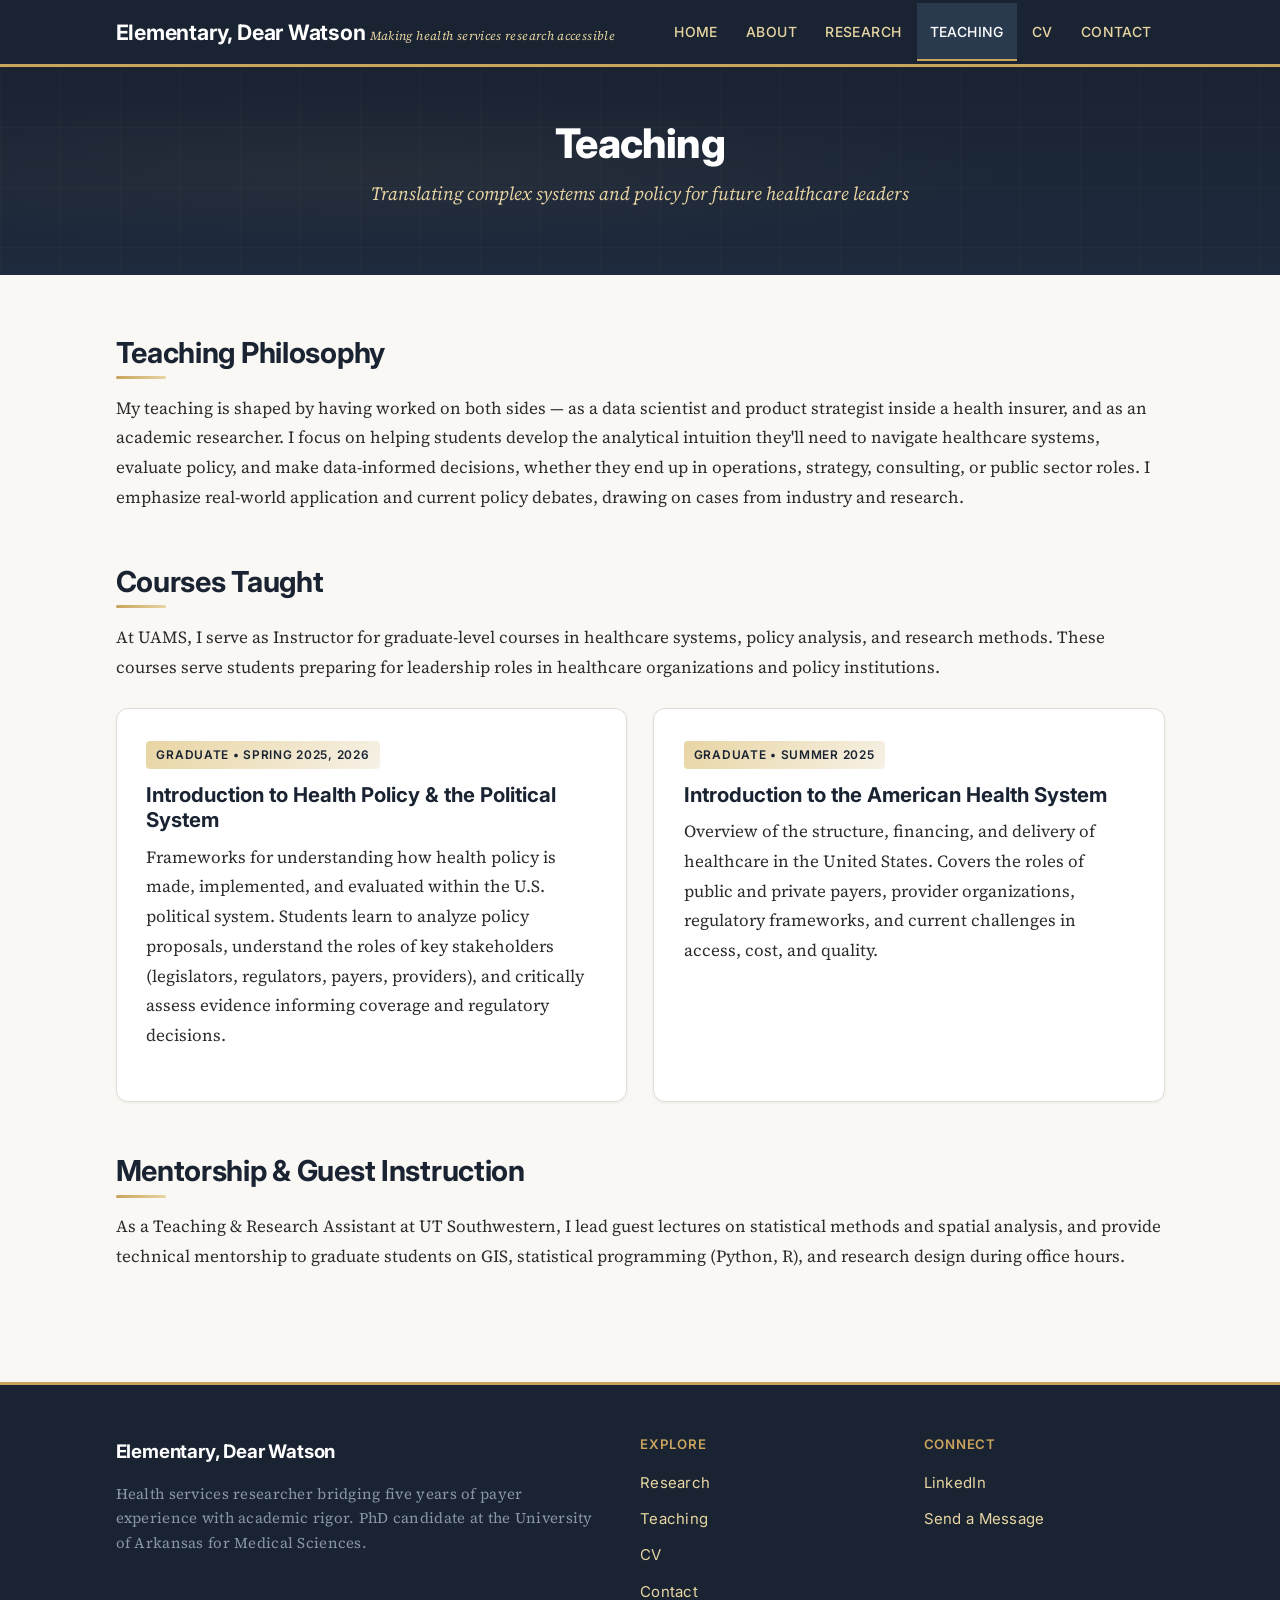
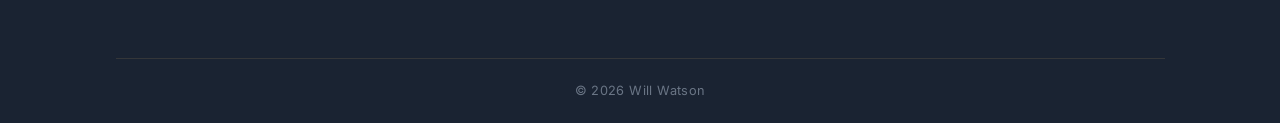
<file: teaching.html>
<!DOCTYPE html>
<html lang="en">
<head>
  <meta charset="UTF-8">
  <meta name="viewport" content="width=device-width, initial-scale=1.0">
  <meta name="description" content="Teaching experience — Will Watson teaches graduate-level courses in health policy and healthcare systems at UAMS.">
  <title>Teaching — Elementary, Dear Watson</title>
  <link rel="icon" href="favicon.svg" type="image/svg+xml">
  <link rel="preconnect" href="https://fonts.googleapis.com">
  <link rel="preconnect" href="https://fonts.gstatic.com" crossorigin>
  <link href="https://fonts.googleapis.com/css2?family=Inter:wght@400;500;600;700;800&family=Source+Serif+4:ital,wght@0,400;0,600;1,400&display=swap" rel="stylesheet">
  <link rel="stylesheet" href="css/style.css">
</head>
<body>

  <header>
    <div class="container">
      <div class="site-brand">
        <a href="index.html">
          <span class="site-title">Elementary, Dear Watson</span>
          <span class="site-tagline">Making health services research accessible</span>
        </a>
      </div>
      <button class="nav-toggle" aria-label="Toggle navigation" onclick="document.querySelector('nav').classList.toggle('open')">
        <span></span><span></span><span></span>
      </button>
      <nav>
        <a href="index.html">Home</a>
        <a href="about.html">About</a>
        <a href="research.html">Research</a>
        <a href="teaching.html" class="active">Teaching</a>
        <a href="cv.html">CV</a>
        <a href="contact.html">Contact</a>
      </nav>
    </div>
  </header>

  <section class="page-header">
    <div class="container">
      <h1>Teaching</h1>
      <p class="lead">Translating complex systems and policy for future healthcare leaders</p>
    </div>
  </section>

  <div class="content">
    <div class="container">

      <section>
        <h2>Teaching Philosophy</h2>
        <p>
          My teaching is shaped by having worked on both sides — as a data
          scientist and product strategist inside a health insurer, and as an
          academic researcher. I focus on helping students develop the
          analytical intuition they'll need to navigate healthcare systems,
          evaluate policy, and make data-informed decisions, whether they end
          up in operations, strategy, consulting, or public sector roles.
          I emphasize real-world application and current policy debates,
          drawing on cases from industry and research.
        </p>
      </section>

      <section>
        <h2>Courses Taught</h2>
        <p>
          At UAMS, I serve as Instructor for graduate-level courses in healthcare
          systems, policy analysis, and research methods. These courses serve
          students preparing for leadership roles in healthcare organizations
          and policy institutions.
        </p>

        <div class="card-grid">
          <div class="card">
            <span class="tag">Graduate &bull; Spring 2025, 2026</span>
            <h3>Introduction to Health Policy &amp; the Political System</h3>
            <p>
              Frameworks for understanding how health policy is made,
              implemented, and evaluated within the U.S. political system.
              Students learn to analyze policy proposals, understand the
              roles of key stakeholders (legislators, regulators, payers,
              providers), and critically assess evidence informing coverage
              and regulatory decisions.
            </p>
          </div>

          <div class="card">
            <span class="tag">Graduate &bull; Summer 2025</span>
            <h3>Introduction to the American Health System</h3>
            <p>
              Overview of the structure, financing, and delivery of healthcare
              in the United States. Covers the roles of public and private
              payers, provider organizations, regulatory frameworks, and
              current challenges in access, cost, and quality.
            </p>
          </div>
        </div>
      </section>

      <section>
        <h2>Mentorship &amp; Guest Instruction</h2>
        <p>
          As a Teaching &amp; Research Assistant at UT Southwestern, I lead
          guest lectures on statistical methods and spatial analysis, and
          provide technical mentorship to graduate students on GIS, statistical
          programming (Python, R), and research design during office hours.
        </p>
      </section>

    </div>
  </div>

  <footer>
    <div class="container">
      <div class="footer-grid">
        <div class="footer-about">
          <span class="footer-brand">Elementary, Dear Watson</span>
          <p>Health services researcher bridging five years of payer experience with academic rigor. PhD candidate at the University of Arkansas for Medical Sciences.</p>
        </div>
        <div class="footer-links">
          <h4>Explore</h4>
          <a href="research.html">Research</a>
          <a href="teaching.html">Teaching</a>
          <a href="cv.html">CV</a>
          <a href="contact.html">Contact</a>
        </div>
        <div class="footer-connect">
          <h4>Connect</h4>
          <a href="https://www.linkedin.com/in/william-watson-hsr" target="_blank" rel="noopener">LinkedIn</a>
          <a href="contact.html">Send a Message</a>
        </div>
      </div>
      <div class="footer-bottom">
        &copy; 2026 Will Watson
      </div>
    </div>
  </footer>

  <script>
    document.addEventListener('DOMContentLoaded', () => {
      document.querySelectorAll('.content section, .card, .timeline-item').forEach(el => el.classList.add('fade-in'));
      const obs = new IntersectionObserver((entries) => {
        entries.forEach(e => { if (e.isIntersecting) { e.target.classList.add('visible'); obs.unobserve(e.target); } });
      }, { threshold: 0.1, rootMargin: '0px 0px -40px 0px' });
      document.querySelectorAll('.fade-in').forEach(el => obs.observe(el));
    });
  </script>
</body>
</html>
</file>
<file: css/style.css>
/* ============================================
   elementarydearwatson.com — Stylesheet
   Color palette: Deep navy, warm gold accent,
   clean whites — scholarly feel with modern polish
   ============================================ */

/* --- Reset & Base --- */
*, *::before, *::after {
  box-sizing: border-box;
  margin: 0;
  padding: 0;
}

:root {
  --navy: #1a2332;
  --navy-light: #2a3a4e;
  --navy-mid: #1e2a3d;
  --gold: #c8a45c;
  --gold-light: #e8d5a3;
  --gold-glow: rgba(200, 164, 92, 0.15);
  --cream: #faf8f4;
  --white: #ffffff;
  --text: #2c2c2c;
  --text-light: #5a5a5a;
  --border: #e0ddd6;
  --shadow-sm: 0 1px 3px rgba(26, 35, 50, 0.06);
  --shadow-md: 0 4px 12px rgba(26, 35, 50, 0.08);
  --shadow-lg: 0 8px 30px rgba(26, 35, 50, 0.12);
  --shadow-gold: 0 4px 20px rgba(200, 164, 92, 0.15);
  --max-width: 1100px;
  --font-body: 'Source Serif 4', 'Georgia', serif;
  --font-heading: 'Inter', 'Helvetica Neue', 'Arial', sans-serif;
  --radius: 8px;
  --radius-lg: 12px;
}

html {
  font-size: 17px;
  scroll-behavior: smooth;
}

body {
  font-family: var(--font-body);
  color: var(--text);
  background: var(--cream);
  line-height: 1.75;
  -webkit-font-smoothing: antialiased;
  -moz-osx-font-smoothing: grayscale;
}

a {
  color: var(--navy);
  text-decoration: none;
  border-bottom: 1px solid var(--gold);
  transition: color 0.25s ease, border-color 0.25s ease;
}

a:hover {
  color: var(--gold);
  border-color: var(--navy);
}

img {
  max-width: 100%;
  display: block;
}

/* --- Typography --- */
h1, h2, h3, h4 {
  font-family: var(--font-heading);
  font-weight: 700;
  color: var(--navy);
  line-height: 1.25;
}

h1 { font-size: 2.4rem; margin-bottom: 0.6em; letter-spacing: -0.02em; }
h2 { font-size: 1.7rem; margin-bottom: 0.5em; letter-spacing: -0.01em; }
h3 { font-size: 1.2rem; margin-bottom: 0.4em; }
h4 { font-size: 1rem; margin-bottom: 0.3em; font-weight: 700; }

p {
  margin-bottom: 1.2em;
}

/* Gold underline accent on section h2s */
.content section > h2 {
  padding-bottom: 0.5rem;
  position: relative;
  display: inline-block;
}

.content section > h2::after {
  content: '';
  position: absolute;
  bottom: 0;
  left: 0;
  width: 50px;
  height: 3px;
  background: linear-gradient(90deg, var(--gold), var(--gold-light));
  border-radius: 2px;
}

/* --- Layout --- */
.container {
  max-width: var(--max-width);
  margin: 0 auto;
  padding: 0 1.5rem;
}

/* --- Scroll Animations --- */
.fade-in {
  opacity: 0;
  transform: translateY(24px);
  transition: opacity 0.6s ease-out, transform 0.6s ease-out;
}

.fade-in.visible {
  opacity: 1;
  transform: translateY(0);
}

/* --- Header & Nav --- */
header {
  background: var(--navy);
  border-bottom: 3px solid var(--gold);
  position: sticky;
  top: 0;
  z-index: 100;
  backdrop-filter: blur(10px);
}

header .container {
  display: flex;
  align-items: center;
  justify-content: space-between;
  padding-top: 0;
  padding-bottom: 0;
}

.site-brand {
  display: flex;
  flex-direction: column;
  padding: 0.8rem 0;
}

.site-brand a {
  border: none;
  transition: opacity 0.2s;
}

.site-brand a:hover {
  opacity: 0.85;
}

.site-title {
  font-family: var(--font-heading);
  font-size: 1.25rem;
  font-weight: 700;
  color: var(--white);
  letter-spacing: -0.01em;
}

.site-tagline {
  font-family: var(--font-body);
  font-size: 0.72rem;
  color: var(--gold-light);
  font-style: italic;
  letter-spacing: 0.03em;
  margin-top: 1px;
}

nav {
  display: flex;
  gap: 0.15rem;
}

nav a {
  font-family: var(--font-heading);
  font-size: 0.82rem;
  font-weight: 500;
  color: var(--gold-light);
  border: none;
  padding: 1rem 0.75rem;
  letter-spacing: 0.03em;
  text-transform: uppercase;
  transition: color 0.25s, background 0.25s;
  position: relative;
}

nav a::after {
  content: '';
  position: absolute;
  bottom: 0;
  left: 50%;
  width: 0;
  height: 2px;
  background: var(--gold);
  transition: width 0.25s ease, left 0.25s ease;
}

nav a:hover::after,
nav a.active::after {
  width: 100%;
  left: 0;
}

nav a:hover {
  color: var(--white);
}

nav a.active {
  color: var(--white);
  background: var(--navy-light);
}

/* Hamburger (mobile) */
.nav-toggle {
  display: none;
  background: none;
  border: none;
  cursor: pointer;
  padding: 0.5rem;
}

.nav-toggle span {
  display: block;
  width: 24px;
  height: 2px;
  background: var(--gold-light);
  margin: 5px 0;
  transition: transform 0.3s, opacity 0.3s;
}

/* --- Hero Section (Home page — gradient only fallback) --- */
.hero {
  background:
    radial-gradient(ellipse at 20% 50%, rgba(200, 164, 92, 0.08) 0%, transparent 50%),
    radial-gradient(ellipse at 80% 50%, rgba(42, 58, 78, 0.4) 0%, transparent 50%),
    linear-gradient(180deg, var(--navy) 0%, var(--navy-mid) 100%);
  color: var(--white);
  padding: 5rem 0 4.5rem;
  text-align: center;
  position: relative;
  overflow: hidden;
}

/* Subtle decorative grid pattern */
.hero::before {
  content: '';
  position: absolute;
  inset: 0;
  background-image:
    linear-gradient(rgba(200, 164, 92, 0.04) 1px, transparent 1px),
    linear-gradient(90deg, rgba(200, 164, 92, 0.04) 1px, transparent 1px);
  background-size: 60px 60px;
  pointer-events: none;
}

.hero .container {
  position: relative;
  z-index: 1;
}

.hero h1 {
  color: var(--white);
  font-size: 3rem;
  margin-bottom: 0.3em;
  letter-spacing: -0.025em;
  font-weight: 800;
}

.hero .subtitle {
  color: var(--gold-light);
  font-family: var(--font-body);
  font-size: 1.15rem;
  font-style: italic;
  margin-bottom: 1.8em;
}

.hero p {
  color: #c5cdd8;
  max-width: 640px;
  margin: 0 auto 2em;
  font-size: 1.1rem;
  line-height: 1.8;
}

.hero .cta-row {
  display: flex;
  gap: 1rem;
  justify-content: center;
  flex-wrap: wrap;
}

/* --- Hero with Background Image --- */
.hero-image {
  background:
    linear-gradient(
      to bottom,
      rgba(26, 35, 50, 0.65) 0%,
      rgba(26, 35, 50, 0.75) 50%,
      rgba(26, 35, 50, 0.88) 100%
    ),
    url('https://images.unsplash.com/photo-1507842217343-583bb7270b66?auto=format&fit=crop&w=1920&q=80');
  background-size: cover;
  background-position: center 40%;
  padding: 6rem 0 5.5rem;
  min-height: 65vh;
  display: flex;
  align-items: center;
}

.hero-image::before {
  display: none; /* hide grid pattern on image hero */
}

.hero-image h1 {
  font-size: 2.6rem;
  max-width: 750px;
  margin: 0 auto 0.4em;
  line-height: 1.2;
  text-shadow: 0 2px 20px rgba(0, 0, 0, 0.3);
}

.hero-image .subtitle {
  font-size: 1.2rem;
  margin-bottom: 1rem;
  text-shadow: 0 1px 10px rgba(0, 0, 0, 0.2);
}

.hero-image .hero-desc {
  color: #d0d7e0;
  max-width: 600px;
  margin: 0 auto 2.2em;
  font-size: 1.05rem;
  line-height: 1.75;
  text-shadow: 0 1px 8px rgba(0, 0, 0, 0.15);
}

/* --- Feature Cards Section (Home page) --- */
.feature-section {
  padding: 4rem 0 3rem;
  background: var(--white);
}

.feature-section .section-label {
  text-align: center;
  font-family: var(--font-heading);
  font-size: 0.75rem;
  font-weight: 600;
  text-transform: uppercase;
  letter-spacing: 0.1em;
  color: var(--gold);
  margin-bottom: 0.5rem;
}

.feature-section h2 {
  text-align: center;
  margin-bottom: 2.5rem;
  color: var(--navy);
}

.feature-grid {
  display: grid;
  grid-template-columns: repeat(3, 1fr);
  gap: 2rem;
}

.feature-card {
  border: none;
  border-bottom: none;
  border-radius: var(--radius-lg);
  overflow: hidden;
  text-decoration: none;
  box-shadow: var(--shadow-md);
  transition: transform 0.3s ease, box-shadow 0.3s ease;
  display: block;
}

.feature-card:hover {
  transform: translateY(-6px);
  box-shadow: var(--shadow-lg);
  border-bottom: none;
  color: var(--text);
}

.feature-banner {
  height: 170px;
  display: flex;
  align-items: center;
  justify-content: center;
  position: relative;
  overflow: hidden;
}

.feature-banner svg {
  width: 56px;
  height: 56px;
  opacity: 0.9;
}

/* Individual banner colors */
.feature-research .feature-banner {
  background: linear-gradient(135deg, var(--navy) 0%, var(--navy-light) 100%);
}

.feature-teaching .feature-banner {
  background: linear-gradient(135deg, #2d4a3e 0%, #3d6b55 100%);
}

.feature-cv .feature-banner {
  background: linear-gradient(135deg, #4a3524 0%, #6b5a3f 100%);
}

/* Subtle pattern overlay on banners */
.feature-banner::after {
  content: '';
  position: absolute;
  inset: 0;
  background-image:
    radial-gradient(circle at 20% 80%, rgba(255,255,255,0.05) 0%, transparent 50%),
    radial-gradient(circle at 80% 20%, rgba(255,255,255,0.03) 0%, transparent 50%);
  pointer-events: none;
}

.feature-body {
  padding: 1.5rem 1.5rem 1.75rem;
  background: var(--white);
}

.feature-body h3 {
  font-size: 1.15rem;
  margin-bottom: 0.5rem;
  color: var(--navy);
}

.feature-body p {
  font-size: 0.92rem;
  color: var(--text-light);
  margin-bottom: 0.75rem;
  line-height: 1.6;
}

.feature-body .feature-link {
  font-family: var(--font-heading);
  font-size: 0.8rem;
  font-weight: 600;
  text-transform: uppercase;
  letter-spacing: 0.04em;
  color: var(--gold);
  border: none;
}

.feature-card:hover .feature-link {
  color: var(--navy);
}

/* --- Quote / Divider Section --- */
.quote-section {
  padding: 3.5rem 0;
  background: var(--navy);
  text-align: center;
  position: relative;
}

.quote-section::before,
.quote-section::after {
  content: '';
  display: block;
  width: 60px;
  height: 2px;
  background: var(--gold);
  margin: 0 auto;
  position: absolute;
  left: 50%;
  transform: translateX(-50%);
}

.quote-section::before { top: 0; }
.quote-section::after { bottom: 0; }

.quote-section blockquote {
  font-family: var(--font-body);
  font-size: 1.25rem;
  font-style: italic;
  color: var(--gold-light);
  max-width: 680px;
  margin: 0 auto;
  line-height: 1.8;
  padding: 0 2rem;
  position: relative;
}

.quote-section .quote-attr {
  display: block;
  margin-top: 1rem;
  font-family: var(--font-heading);
  font-size: 0.78rem;
  font-style: normal;
  color: #8a96a8;
  text-transform: uppercase;
  letter-spacing: 0.05em;
}

/* --- Background / About Section on Home --- */
.home-about {
  padding: 4rem 0 3rem;
  background: var(--cream);
}

.home-about .container {
  max-width: 800px;
}

.home-about h2 {
  text-align: center;
  margin-bottom: 1.5rem;
}

.home-about p {
  text-align: center;
  font-size: 1.05rem;
  color: var(--text-light);
  line-height: 1.8;
}

.home-about .cta-row {
  display: flex;
  gap: 1rem;
  justify-content: center;
  margin-top: 1.5rem;
}

/* --- Buttons --- */
.btn {
  display: inline-block;
  font-family: var(--font-heading);
  font-size: 0.85rem;
  font-weight: 600;
  letter-spacing: 0.04em;
  text-transform: uppercase;
  padding: 0.75rem 1.8rem;
  border: 2px solid transparent;
  border-radius: var(--radius);
  cursor: pointer;
  transition: all 0.3s ease;
  text-decoration: none;
}

.btn-primary {
  background: var(--gold);
  color: var(--navy);
  border-color: var(--gold);
  box-shadow: 0 2px 10px rgba(200, 164, 92, 0.3);
}

.btn-primary:hover {
  background: var(--gold-light);
  border-color: var(--gold-light);
  color: var(--navy);
  box-shadow: 0 4px 20px rgba(200, 164, 92, 0.4);
  transform: translateY(-1px);
}

.btn-outline {
  background: transparent;
  color: var(--gold-light);
  border-color: var(--gold-light);
}

.btn-outline:hover {
  background: var(--gold-light);
  color: var(--navy);
  transform: translateY(-1px);
}

/* Dark background variant */
.btn-outline-dark {
  background: transparent;
  color: var(--navy);
  border-color: var(--navy);
}

.btn-outline-dark:hover {
  background: var(--navy);
  color: var(--white);
  transform: translateY(-1px);
}

a.btn {
  border-bottom: none;
}

/* --- Page Header (non-home pages) --- */
.page-header {
  background:
    radial-gradient(ellipse at 30% 50%, rgba(200, 164, 92, 0.06) 0%, transparent 50%),
    linear-gradient(180deg, var(--navy) 0%, var(--navy-mid) 100%);
  color: var(--white);
  padding: 3rem 0 2.5rem;
  text-align: center;
  position: relative;
}

.page-header::before {
  content: '';
  position: absolute;
  inset: 0;
  background-image:
    linear-gradient(rgba(200, 164, 92, 0.03) 1px, transparent 1px),
    linear-gradient(90deg, rgba(200, 164, 92, 0.03) 1px, transparent 1px);
  background-size: 60px 60px;
  pointer-events: none;
}

.page-header .container {
  position: relative;
  z-index: 1;
}

.page-header h1 {
  color: var(--white);
  margin-bottom: 0.2em;
  font-size: 2.4rem;
  font-weight: 800;
  letter-spacing: -0.02em;
}

.page-header .lead {
  color: var(--gold-light);
  font-style: italic;
  font-size: 1.1rem;
}

/* --- Content Sections --- */
.content {
  padding: 3.5rem 0;
}

.content section {
  margin-bottom: 3rem;
}

/* Card grid for research / highlights */
.card-grid {
  display: grid;
  grid-template-columns: repeat(auto-fit, minmax(300px, 1fr));
  gap: 1.5rem;
  margin-top: 1.5rem;
}

.card {
  background: var(--white);
  border: 1px solid var(--border);
  border-radius: var(--radius-lg);
  padding: 1.75rem;
  box-shadow: var(--shadow-sm);
  transition: box-shadow 0.3s ease, transform 0.3s ease, border-color 0.3s ease;
  position: relative;
}

.card::before {
  content: '';
  position: absolute;
  top: 0;
  left: 0;
  right: 0;
  height: 3px;
  background: linear-gradient(90deg, var(--gold), var(--gold-light));
  border-radius: var(--radius-lg) var(--radius-lg) 0 0;
  opacity: 0;
  transition: opacity 0.3s ease;
}

.card:hover {
  box-shadow: var(--shadow-lg);
  transform: translateY(-3px);
  border-color: var(--gold-light);
}

.card:hover::before {
  opacity: 1;
}

.card h3 {
  margin-bottom: 0.5em;
}

.card .tag {
  display: inline-block;
  font-family: var(--font-heading);
  font-size: 0.7rem;
  font-weight: 600;
  text-transform: uppercase;
  letter-spacing: 0.06em;
  background: linear-gradient(135deg, var(--gold-light), var(--gold-glow));
  color: var(--navy);
  padding: 0.2rem 0.6rem;
  border-radius: 4px;
  margin-bottom: 0.75rem;
}

.card .methods, .card .data, .card .policy {
  font-size: 0.9rem;
  color: var(--text-light);
  margin-bottom: 0.3em;
}

.card .methods strong, .card .data strong, .card .policy strong {
  color: var(--navy);
}

/* Two-column layout (about page, etc.) */
.two-col {
  display: grid;
  grid-template-columns: 1fr 1fr;
  gap: 2.5rem;
  align-items: start;
}

/* Photo placeholder */
.photo-placeholder {
  width: 220px;
  height: 220px;
  border-radius: 50%;
  background: linear-gradient(135deg, var(--navy), var(--navy-light));
  display: flex;
  align-items: center;
  justify-content: center;
  color: var(--gold-light);
  font-family: var(--font-heading);
  font-size: 0.8rem;
  text-transform: uppercase;
  letter-spacing: 0.05em;
  margin: 0 auto 1.5rem;
  border: 3px solid var(--gold);
  box-shadow: var(--shadow-gold);
}

/* --- Timeline / Experience --- */
.timeline-item {
  position: relative;
  padding-left: 1.5rem;
  margin-bottom: 1.5rem;
  border-left: 2px solid var(--gold);
  transition: border-color 0.3s ease;
}

.timeline-item:hover {
  border-left-color: var(--gold-light);
}

.timeline-item::before {
  content: '';
  position: absolute;
  left: -5px;
  top: 8px;
  width: 8px;
  height: 8px;
  border-radius: 50%;
  background: var(--gold);
  border: 2px solid var(--cream);
}

.timeline-item h3 {
  margin-bottom: 0.15em;
}

.timeline-item .dates {
  font-family: var(--font-heading);
  font-size: 0.8rem;
  font-weight: 500;
  color: var(--text-light);
  text-transform: uppercase;
  letter-spacing: 0.04em;
}

/* --- Table (CV page) --- */
.cv-table {
  width: 100%;
  border-collapse: collapse;
  margin: 1rem 0;
}

.cv-table th {
  text-align: left;
  font-family: var(--font-heading);
  font-size: 0.8rem;
  font-weight: 600;
  text-transform: uppercase;
  letter-spacing: 0.04em;
  color: var(--white);
  background: var(--navy);
  padding: 0.65rem 0.75rem;
}

.cv-table th:first-child {
  border-radius: var(--radius) 0 0 0;
}

.cv-table th:last-child {
  border-radius: 0 var(--radius) 0 0;
}

.cv-table td {
  padding: 0.7rem 0.75rem;
  border-bottom: 1px solid var(--border);
  vertical-align: top;
}

.cv-table tbody tr {
  transition: background 0.2s ease;
}

.cv-table tbody tr:hover {
  background: var(--gold-glow);
}

.cv-table tbody tr:last-child td {
  border-bottom: none;
}

/* --- Contact Form --- */
.contact-form {
  max-width: 550px;
}

.contact-form label {
  display: block;
  font-family: var(--font-heading);
  font-size: 0.85rem;
  font-weight: 600;
  margin-bottom: 0.3rem;
  color: var(--navy);
}

.contact-form input,
.contact-form textarea {
  width: 100%;
  font-family: var(--font-body);
  font-size: 0.95rem;
  padding: 0.7rem 0.9rem;
  border: 1px solid var(--border);
  border-radius: var(--radius);
  background: var(--white);
  margin-bottom: 1rem;
  transition: border-color 0.25s ease, box-shadow 0.25s ease;
}

.contact-form input:focus,
.contact-form textarea:focus {
  outline: none;
  border-color: var(--gold);
  box-shadow: 0 0 0 3px var(--gold-glow);
}

.contact-form textarea {
  min-height: 140px;
  resize: vertical;
}

/* --- Footer (Rich 3-column) --- */
footer {
  background: var(--navy);
  color: #8a96a8;
  border-top: 3px solid var(--gold);
  padding: 3rem 0 0;
  font-family: var(--font-heading);
  font-size: 0.85rem;
  letter-spacing: 0.02em;
}

.footer-grid {
  display: grid;
  grid-template-columns: 2fr 1fr 1fr;
  gap: 2.5rem;
  padding-bottom: 2.5rem;
}

.footer-brand {
  display: block;
  font-family: var(--font-heading);
  font-size: 1.1rem;
  font-weight: 700;
  color: var(--white);
  margin-bottom: 0.75rem;
  letter-spacing: -0.01em;
}

.footer-grid p {
  color: #8a96a8;
  font-family: var(--font-body);
  font-size: 0.88rem;
  line-height: 1.65;
  margin: 0;
}

.footer-grid h4 {
  color: var(--gold);
  font-family: var(--font-heading);
  font-size: 0.78rem;
  font-weight: 600;
  text-transform: uppercase;
  letter-spacing: 0.06em;
  margin-bottom: 1rem;
}

.footer-links a,
.footer-connect a {
  display: block;
  color: var(--gold-light);
  border-bottom: none;
  margin-bottom: 0.6rem;
  font-size: 0.88rem;
  transition: color 0.25s ease;
}

.footer-links a:hover,
.footer-connect a:hover {
  color: var(--white);
}

.footer-bottom {
  border-top: 1px solid rgba(200, 164, 92, 0.15);
  padding: 1.25rem 0;
  text-align: center;
  font-size: 0.75rem;
  color: #6a7585;
  letter-spacing: 0.03em;
}

footer a {
  color: var(--gold-light);
  border-bottom-color: transparent;
  transition: color 0.25s ease;
}

footer a:hover {
  color: var(--white);
}

/* --- Responsive --- */
@media (max-width: 768px) {
  html { font-size: 16px; }

  header .container {
    flex-wrap: wrap;
  }

  .nav-toggle {
    display: block;
  }

  nav {
    display: none;
    width: 100%;
    flex-direction: column;
    background: var(--navy-light);
  }

  nav.open {
    display: flex;
  }

  nav a {
    padding: 0.75rem 1rem;
    border-top: 1px solid rgba(255,255,255,0.05);
  }

  nav a::after {
    display: none;
  }

  .hero {
    padding: 3.5rem 0 3rem;
  }

  .hero h1 {
    font-size: 2.2rem;
  }

  .hero-image {
    padding: 4rem 0 3.5rem;
    min-height: 50vh;
  }

  .hero-image h1 {
    font-size: 2rem;
  }

  .feature-grid {
    grid-template-columns: 1fr;
    max-width: 400px;
    margin: 0 auto;
  }

  .feature-section {
    padding: 3rem 0 2rem;
  }

  .two-col {
    grid-template-columns: 1fr;
  }

  .card-grid {
    grid-template-columns: 1fr;
  }

  .footer-grid {
    grid-template-columns: 1fr;
    gap: 2rem;
    text-align: center;
  }

  .quote-section blockquote {
    font-size: 1.1rem;
    padding: 0 1rem;
  }
}

@media (max-width: 480px) {
  .hero {
    padding: 2.5rem 0 2rem;
  }

  .hero h1 {
    font-size: 1.8rem;
  }

  .hero-image {
    padding: 3rem 0 2.5rem;
    min-height: auto;
  }

  .hero-image h1 {
    font-size: 1.6rem;
  }

  .page-header h1 {
    font-size: 1.8rem;
  }

  .feature-banner {
    height: 130px;
  }
}
</file>
